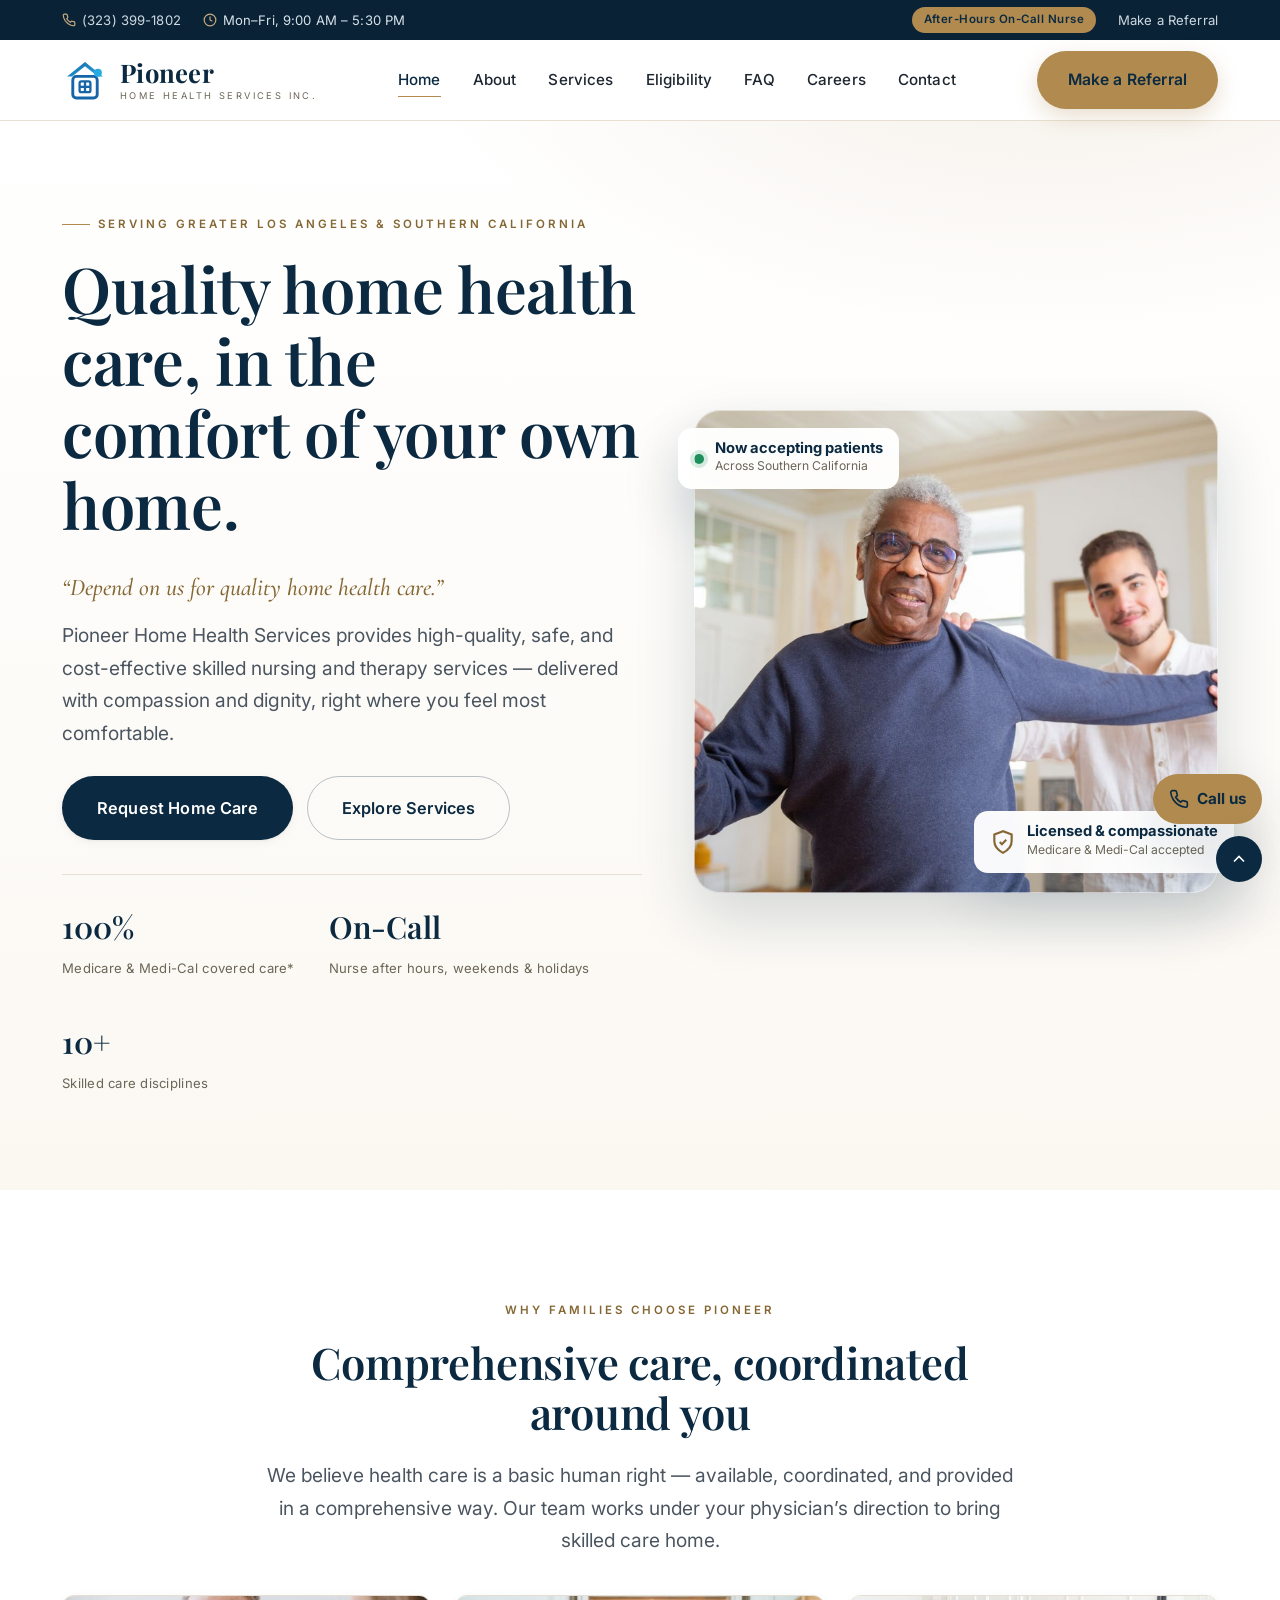
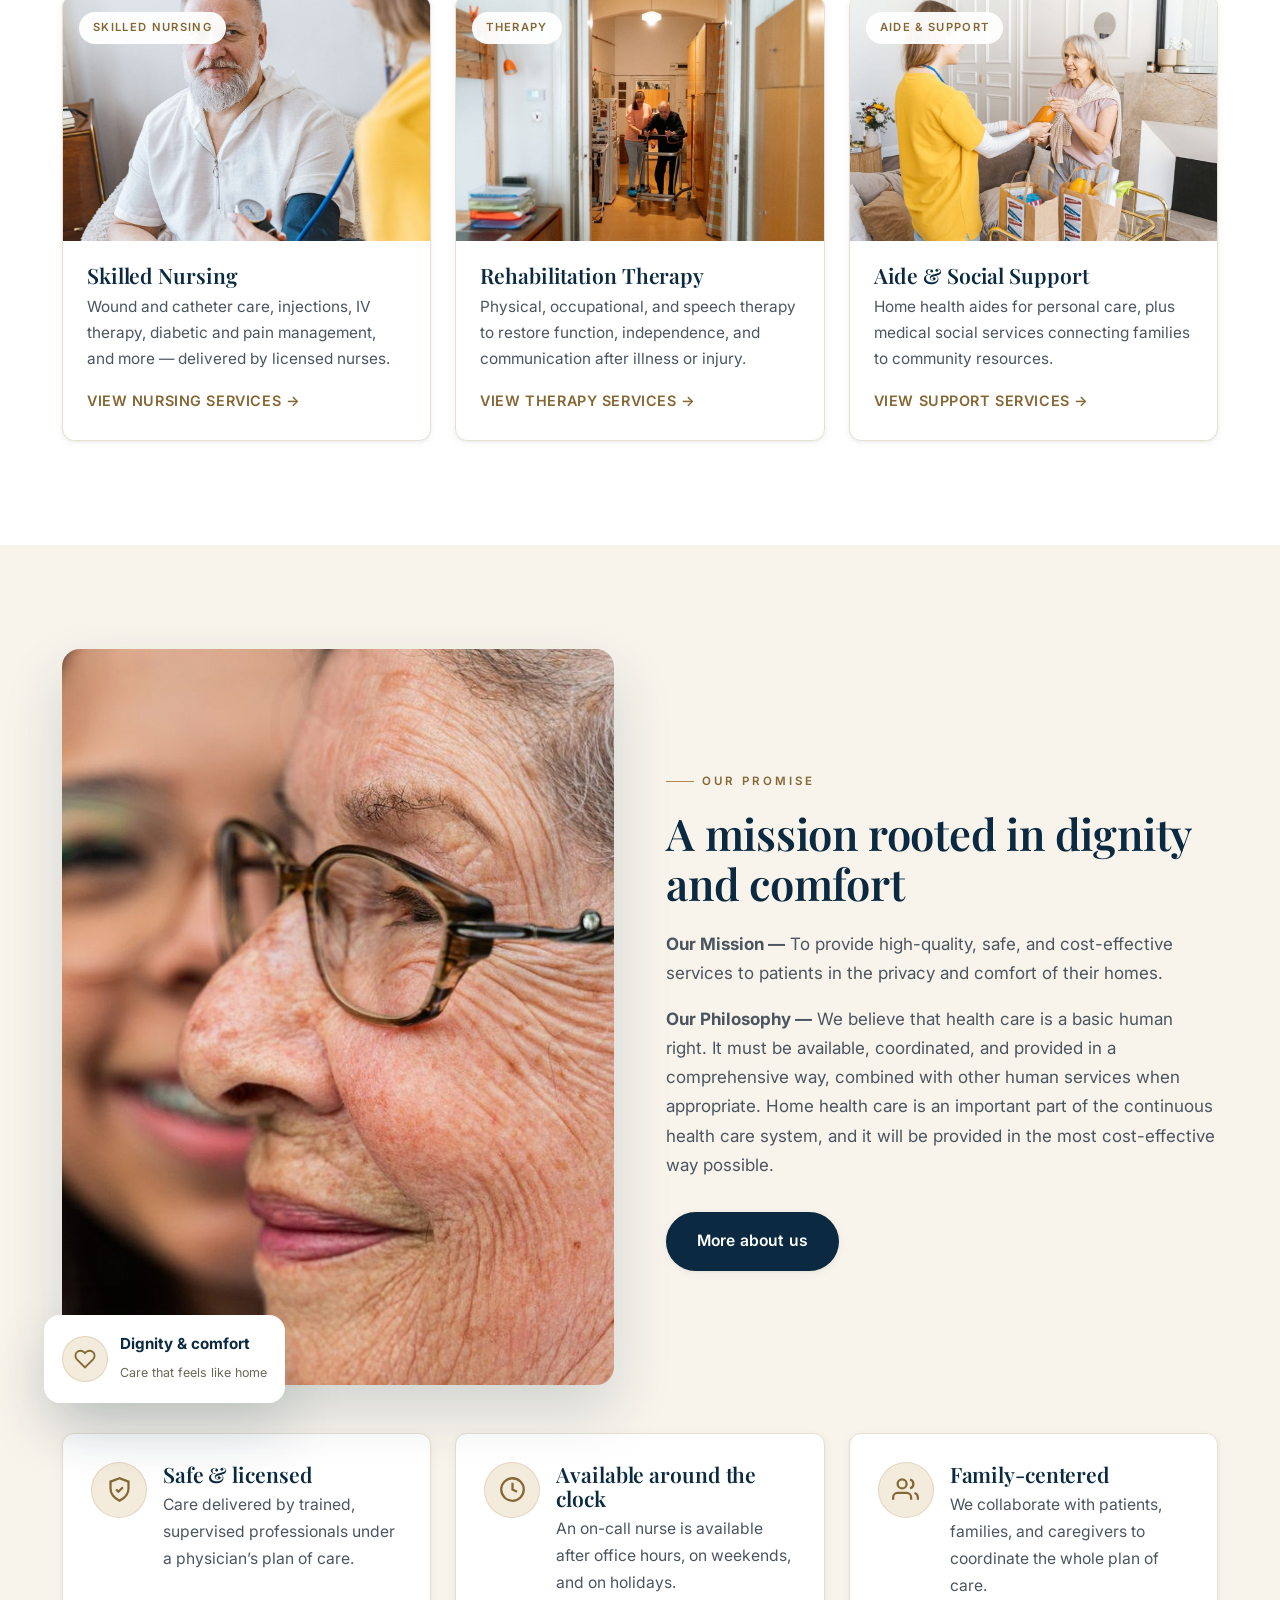
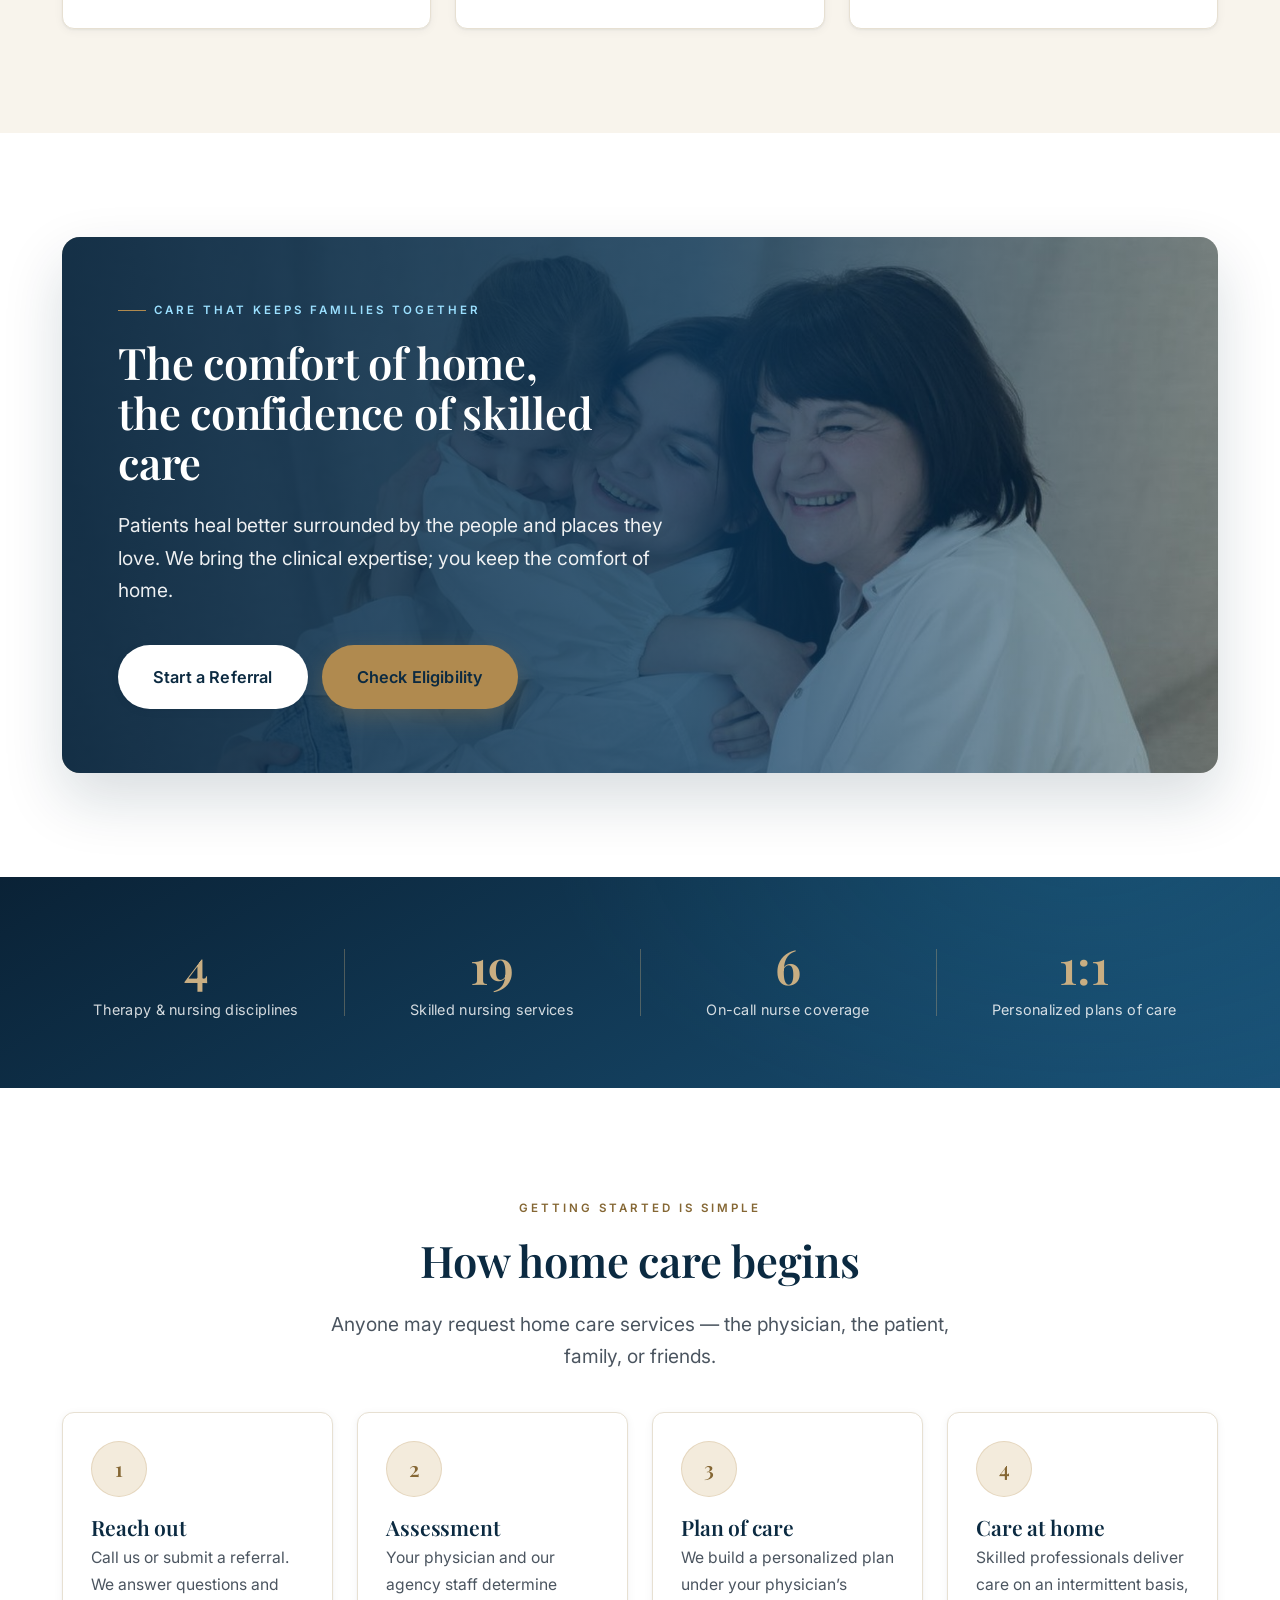
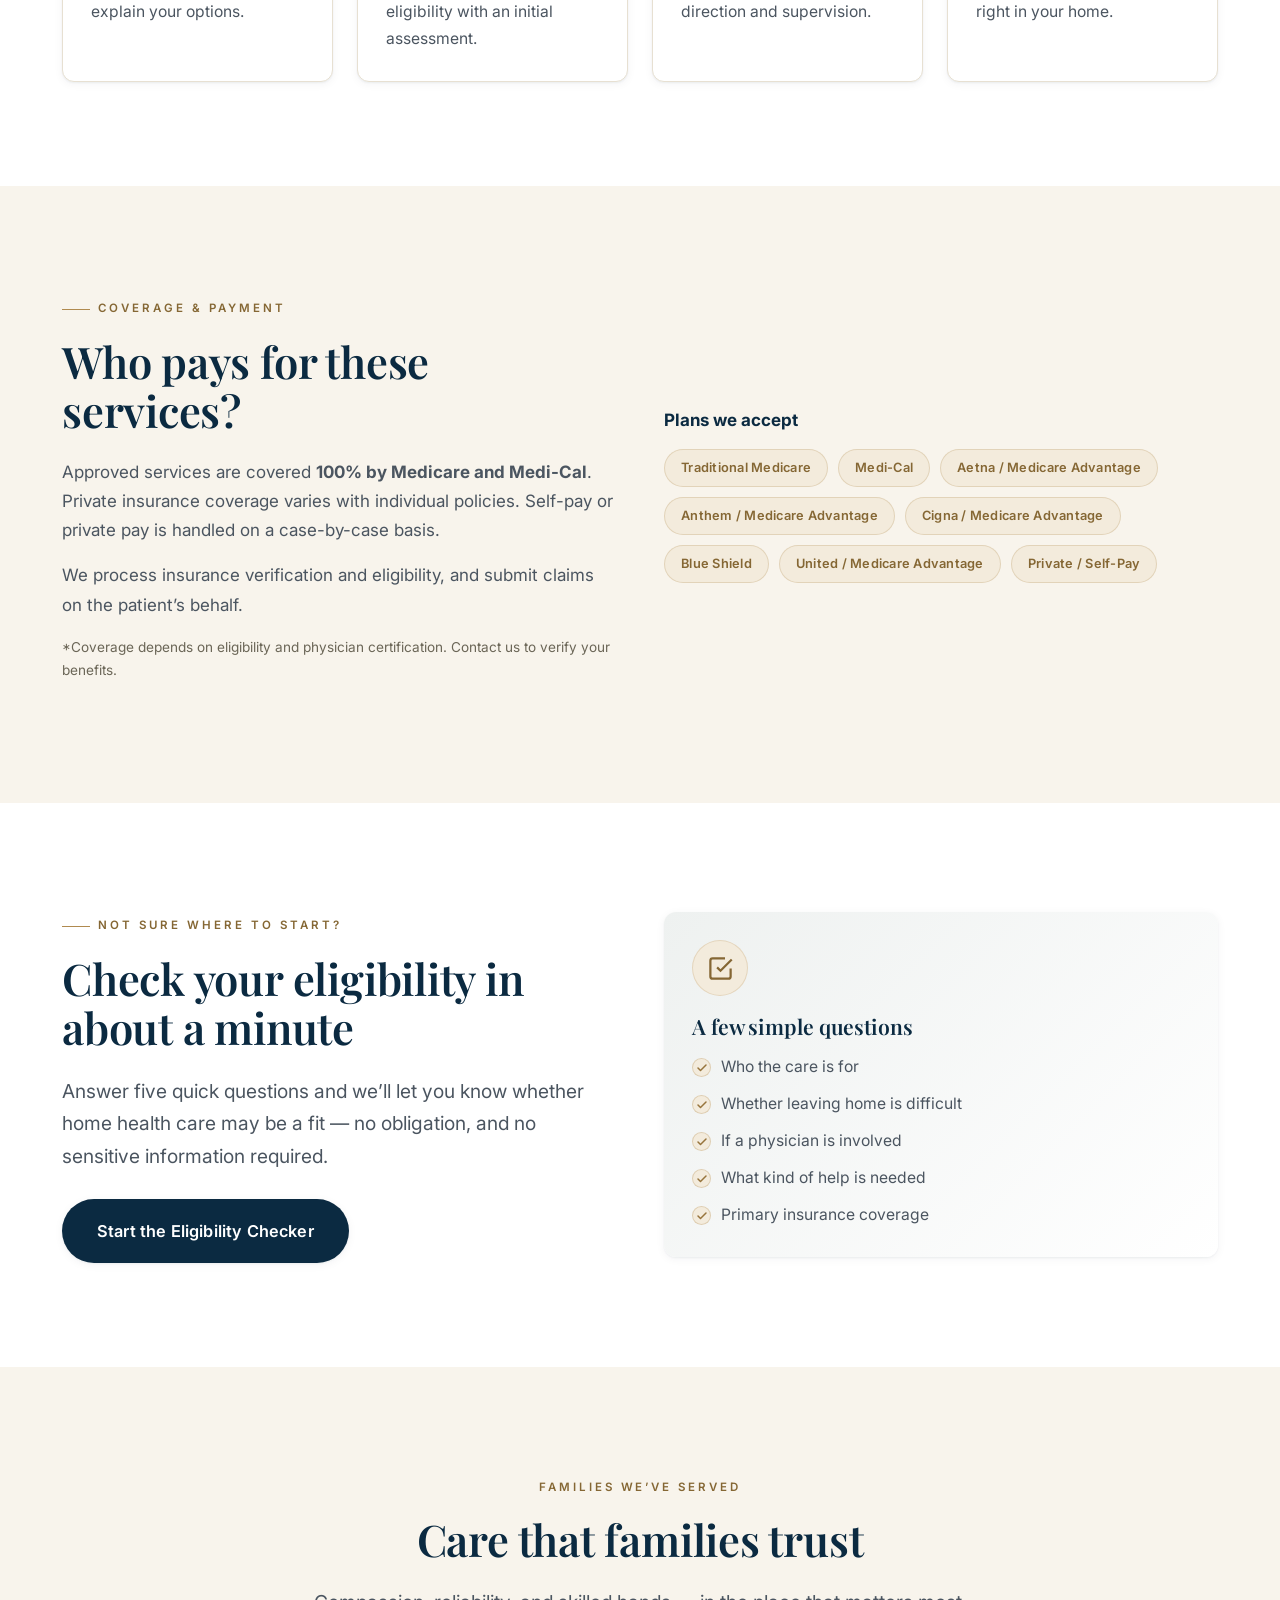
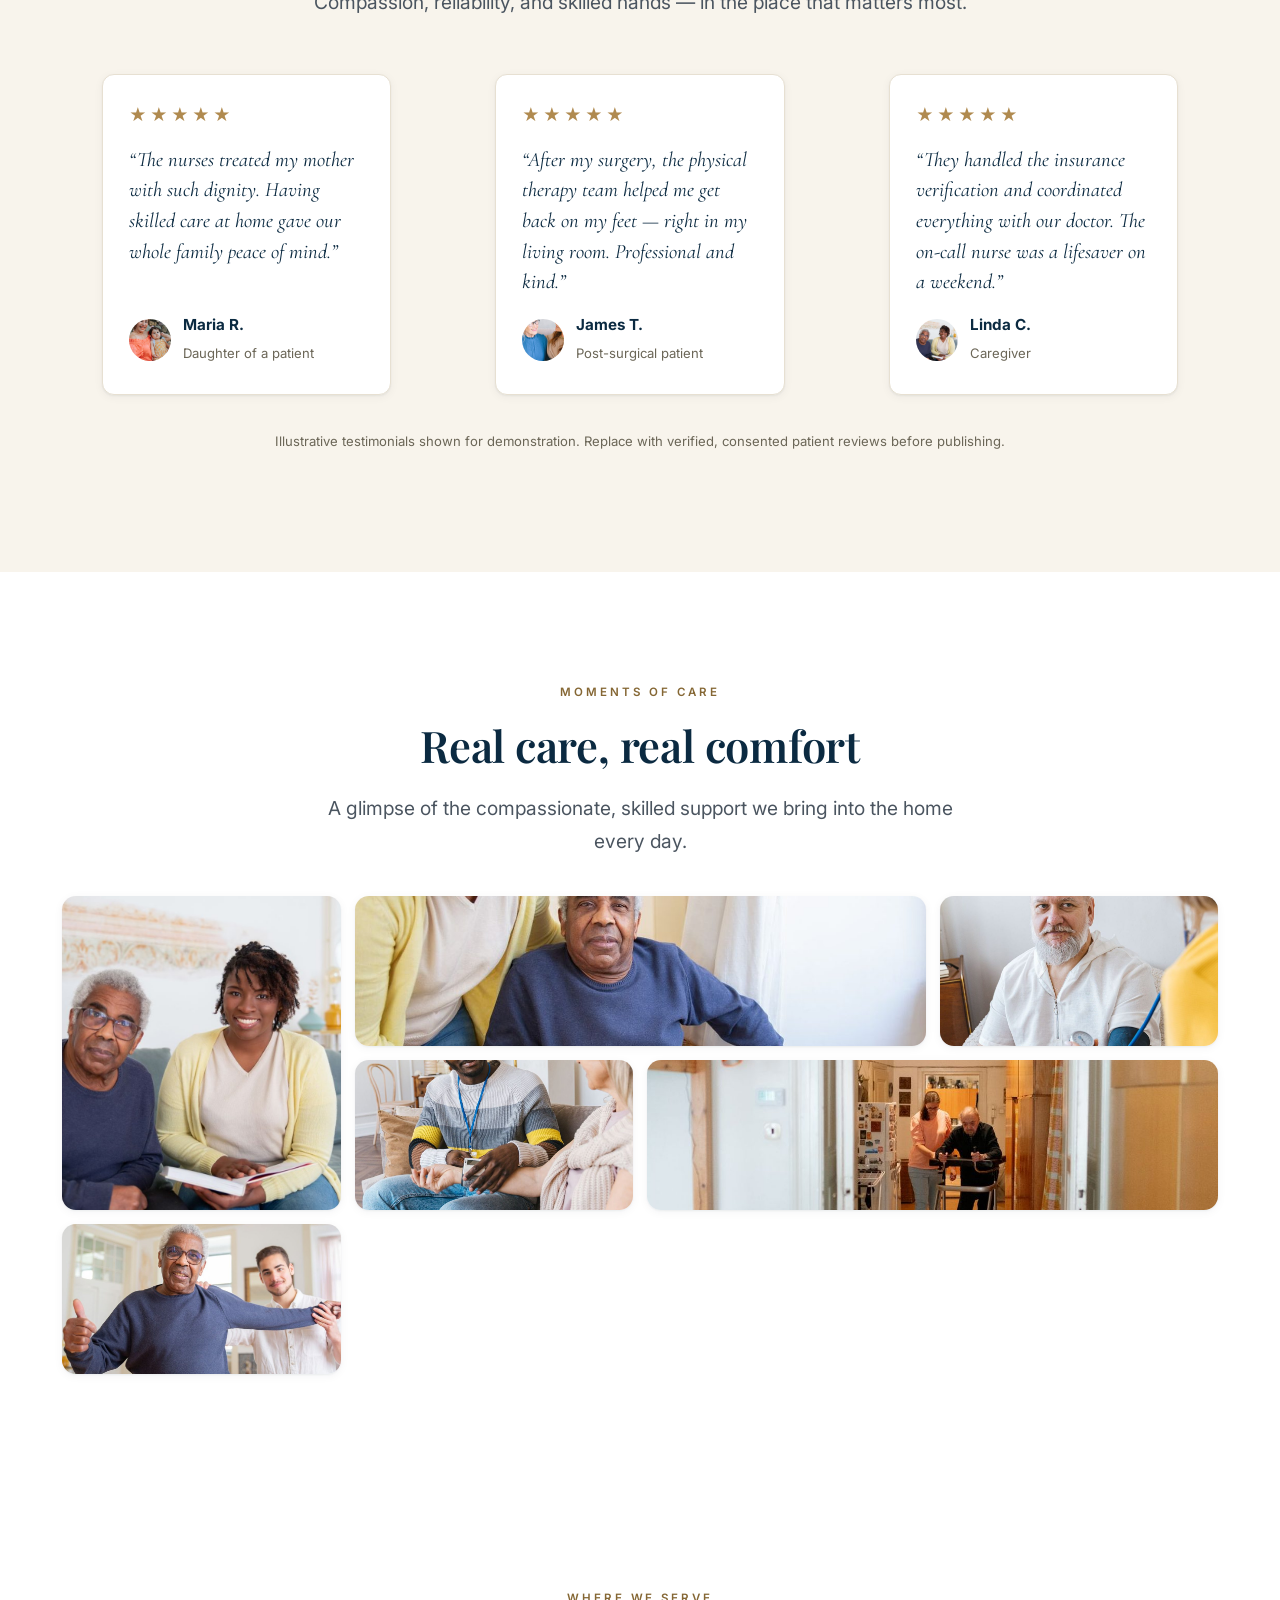
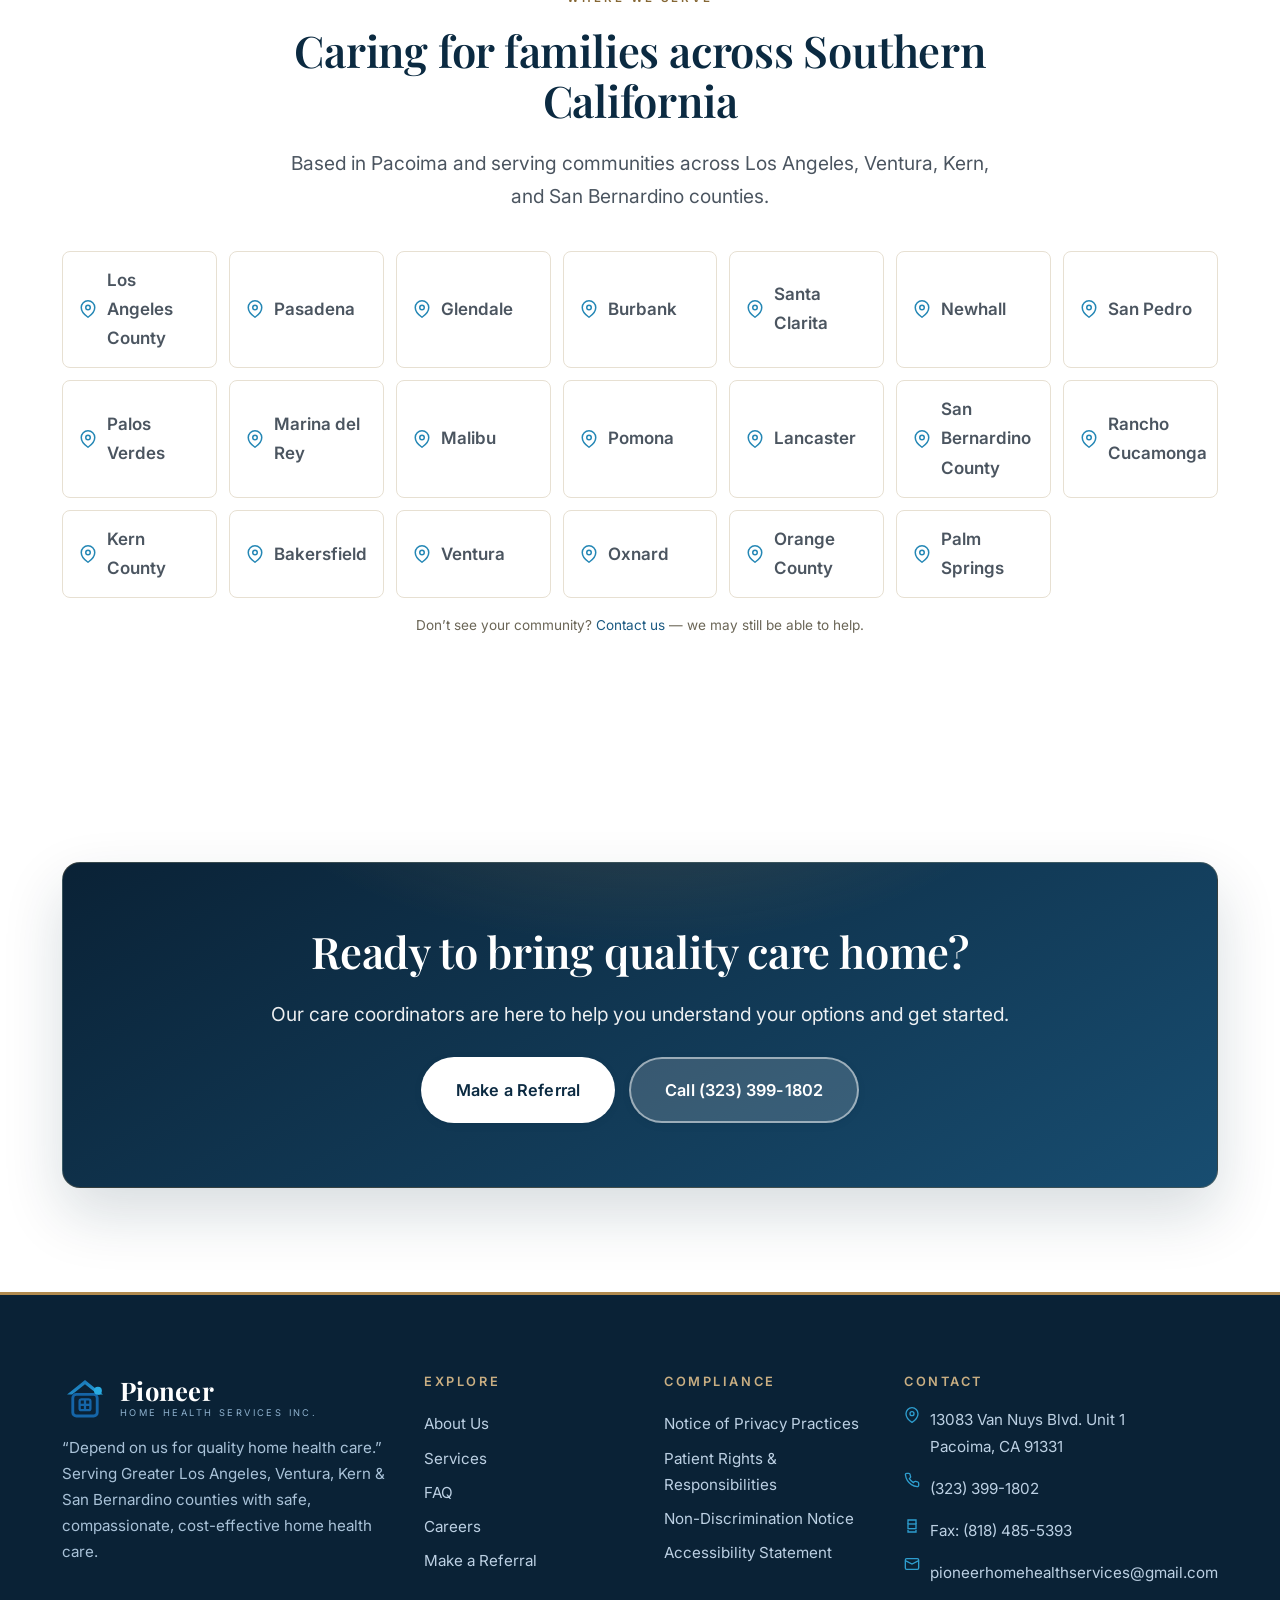
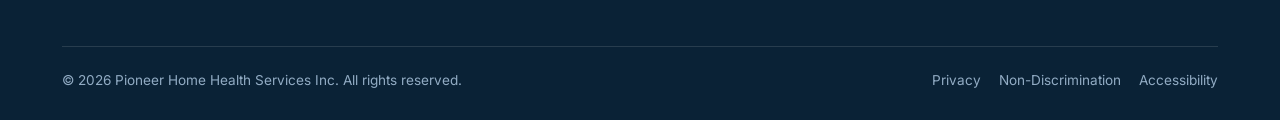
<file: index.html>
<!DOCTYPE html>
<html lang="en">
<head>
<meta charset="UTF-8">
<meta name="viewport" content="width=device-width, initial-scale=1">
<title>Pioneer Home Health Services Inc. | Quality Home Health Care in Pacoima, CA</title>
<meta name="description" content="Pioneer Home Health Services Inc. provides high-quality, safe, cost-effective skilled nursing, physical, occupational and speech therapy, and home health aide care in the comfort of your home. Serving Greater Los Angeles, Ventura, Kern &amp; San Bernardino counties.">
<meta name="theme-color" content="#0B2A41">
<link rel="canonical" href="https://pioneerhhs.com/index.html">
<!-- Open Graph / social sharing -->
<meta property="og:type" content="website">
<meta property="og:site_name" content="Pioneer Home Health Services Inc.">
<meta property="og:title" content="Pioneer Home Health Services — Quality Home Health Care in Pacoima, CA">
<meta property="og:description" content="Compassionate, skilled home health care — nursing, therapy, and aide services in the comfort of your home. Medicare &amp; Medi-Cal accepted.">
<meta property="og:url" content="https://pioneerhhs.com/">
<meta property="og:image" content="https://pioneerhhs.com/assets/img/photos/hero.jpg">
<meta name="twitter:card" content="summary_large_image">
<meta name="twitter:title" content="Pioneer Home Health Services — Quality Home Health Care">
<meta name="twitter:description" content="Compassionate, skilled home health care across Greater Los Angeles &amp; Southern California. Medicare &amp; Medi-Cal accepted.">
<meta name="twitter:image" content="https://pioneerhhs.com/assets/img/photos/hero.jpg">
<link rel="icon" href="assets/img/logo.svg" type="image/svg+xml">
<link rel="preconnect" href="https://fonts.googleapis.com">
<link rel="preconnect" href="https://fonts.gstatic.com" crossorigin>
<link href="https://fonts.googleapis.com/css2?family=Cormorant+Garamond:wght@500;600;700&family=Inter:wght@400;500;600;700&family=Playfair+Display:wght@500;600;700;800&display=swap" rel="stylesheet">
<link rel="stylesheet" href="assets/css/styles.css">
<script type="application/ld+json">
{
  "@context":"https://schema.org",
  "@type":"HomeAndConstructionBusiness",
  "additionalType":"https://schema.org/MedicalBusiness",
  "name":"Pioneer Home Health Services Inc.",
  "description":"Quality home health care including skilled nursing and therapy services.",
  "telephone":"+1-323-399-1802",
  "faxNumber":"+1-818-485-5393",
  "email":"pioneerhomehealthservices@gmail.com",
  "address":{"@type":"PostalAddress","streetAddress":"13083 Van Nuys Blvd. Unit 1","addressLocality":"Pacoima","addressRegion":"CA","postalCode":"91331","addressCountry":"US"},
  "openingHours":"Mo-Fr 09:00-17:30",
  "slogan":"Depend on us for quality home health care"
}
</script>
</head>
<body>
<a class="skip-link" href="#main">Skip to main content</a>

<!-- ===== HEADER ===== -->
<header class="site-header">
  <div class="topbar">
    <div class="container">
      <div class="topbar__left">
        <span class="topbar__item"><svg width="14" height="14" viewBox="0 0 24 24" fill="none" stroke="currentColor" stroke-width="2"><path d="M22 16.92v3a2 2 0 0 1-2.18 2 19.79 19.79 0 0 1-8.63-3.07 19.5 19.5 0 0 1-6-6 19.79 19.79 0 0 1-3.07-8.67A2 2 0 0 1 4.11 2h3a2 2 0 0 1 2 1.72c.13.96.36 1.9.7 2.81a2 2 0 0 1-.45 2.11L8.09 9.91a16 16 0 0 0 6 6l1.27-1.27a2 2 0 0 1 2.11-.45c.9.34 1.85.57 2.81.7A2 2 0 0 1 22 16.92z"/></svg><a href="tel:+13233991802">(323) 399-1802</a></span>
        <span class="topbar__item hide-sm"><svg width="14" height="14" viewBox="0 0 24 24" fill="none" stroke="currentColor" stroke-width="2"><circle cx="12" cy="12" r="10"/><polyline points="12 6 12 12 16 14"/></svg> Mon–Fri, 9:00 AM – 5:30 PM</span>
      </div>
      <div class="topbar__left">
        <span class="topbar__badge">After-Hours On-Call Nurse</span>
        <span class="topbar__item hide-sm"><a href="referral.html">Make a Referral</a></span>
      </div>
    </div>
  </div>
  <div class="container">
    <nav class="nav" aria-label="Primary">
      <a class="brand" href="index.html" aria-label="Pioneer Home Health Services — Home">
        <img src="assets/img/logo.svg" alt="">
        <span class="brand__txt">
          <span class="brand__name">Pioneer</span>
          <span class="brand__sub">Home Health Services Inc.</span>
        </span>
      </a>
      <ul class="nav__links" id="primary-menu">
        <li><a href="index.html">Home</a></li>
        <li><a href="about.html">About</a></li>
        <li><a href="services.html">Services</a></li><li><a href="eligibility.html">Eligibility</a></li>
        <li><a href="faq.html">FAQ</a></li>
        <li><a href="careers.html">Careers</a></li>
        <li><a href="contact.html">Contact</a></li>
        <li><a class="btn btn--cyan" href="referral.html">Make a Referral</a></li>
      </ul>
      <div class="nav__cta">
        <a class="btn btn--cyan" href="referral.html">Make a Referral</a>
        <button class="nav__toggle" aria-label="Open menu" aria-controls="primary-menu" aria-expanded="false"><span></span></button>
      </div>
    </nav>
  </div>
</header>

<main id="main">

  <!-- ===== HERO ===== -->
  <section class="hero">
    <div class="container">
      <div class="hero__grid">
        <div>
          <span class="eyebrow">Serving Greater Los Angeles &amp; Southern California</span>
          <h1>Quality home health care, in the comfort&nbsp;of your own home.</h1>
          <p class="hero__tag">“Depend on us for quality home health care.”</p>
          <p class="lead">Pioneer Home Health Services provides high-quality, safe, and cost-effective skilled nursing and therapy services — delivered with compassion and dignity, right where you feel most comfortable.</p>
          <div class="hero__cta">
            <a class="btn btn--lg" href="referral.html">Request Home Care</a>
            <a class="btn btn--ghost btn--lg" href="services.html">Explore Services</a>
          </div>
          <div class="hero__trust">
            <div><strong>100%</strong><span>Medicare &amp; Medi-Cal covered care*</span></div>
            <div><strong>On-Call</strong><span>Nurse after hours, weekends &amp; holidays</span></div>
            <div><strong>10+</strong><span>Skilled care disciplines</span></div>
          </div>
        </div>
        <div class="hero__art">
          <div class="hero__photo-wrap">
            <div class="hero__slideshow" role="img" aria-label="Happy older adults sharing joyful moments with their caregivers at home">
              <img class="hero__slide" src="assets/img/photos/hero.jpg" width="1500" height="1380" alt="">
              <img class="hero__slide" src="assets/img/photos/hero-2.jpg" loading="lazy" width="1500" height="1380" alt="">
              <img class="hero__slide" src="assets/img/photos/hero-3.jpg" loading="lazy" width="1500" height="1380" alt="">
            </div>
            <div class="hero__chip hero__chip--tl">
              <span class="dot-ok" aria-hidden="true"></span>
              <span><strong>Now accepting patients</strong><span>Across Southern California</span></span>
            </div>
            <div class="hero__chip hero__chip--br">
              <svg width="26" height="26" viewBox="0 0 24 24" fill="none" stroke="currentColor" stroke-width="2"><path d="M12 2 4 5v6c0 5 3.4 8.5 8 11 4.6-2.5 8-6 8-11V5z"/><path d="m9 12 2 2 4-4"/></svg>
              <span><strong>Licensed &amp; compassionate</strong><span>Medicare &amp; Medi-Cal accepted</span></span>
            </div>
          </div>
        </div>
      </div>
    </div>
  </section>

  <!-- ===== INTRO / VALUE ===== -->
  <section class="section">
    <div class="container">
      <div class="center" style="max-width:760px;margin-inline:auto;">
        <span class="eyebrow">Why families choose Pioneer</span>
        <h2>Comprehensive care, coordinated around you</h2>
        <p class="lead mx-auto">We believe health care is a basic human right — available, coordinated, and provided in a comprehensive way. Our team works under your physician’s direction to bring skilled care home.</p>
      </div>

      <div class="grid grid--3 mt-4">
        <article class="pcard reveal">
          <div class="pcard__media"><span class="tag">Skilled Nursing</span><img src="assets/img/photos/nursing.jpg" loading="lazy" width="1100" height="820" alt="A nurse checking an older man's blood pressure at home"></div>
          <div class="pcard__body">
            <h3>Skilled Nursing</h3>
            <p>Wound and catheter care, injections, IV therapy, diabetic and pain management, and more — delivered by licensed nurses.</p>
            <a class="card__link" href="services.html#skilled-nursing">View nursing services →</a>
          </div>
        </article>
        <article class="pcard reveal">
          <div class="pcard__media"><span class="tag">Therapy</span><img src="assets/img/photos/ambulation.jpg" loading="lazy" width="1100" height="820" alt="A caregiver helping an older man walk safely at home during rehabilitation"></div>
          <div class="pcard__body">
            <h3>Rehabilitation Therapy</h3>
            <p>Physical, occupational, and speech therapy to restore function, independence, and communication after illness or injury.</p>
            <a class="card__link" href="services.html#therapy">View therapy services →</a>
          </div>
        </article>
        <article class="pcard reveal">
          <div class="pcard__media"><span class="tag">Aide &amp; Support</span><img src="assets/img/photos/aide.jpg" loading="lazy" width="1100" height="820" alt="A home health aide bringing groceries to a happy senior woman"></div>
          <div class="pcard__body">
            <h3>Aide &amp; Social Support</h3>
            <p>Home health aides for personal care, plus medical social services connecting families to community resources.</p>
            <a class="card__link" href="services.html#aide">View support services →</a>
          </div>
        </article>
      </div>
    </div>
  </section>

  <!-- ===== MISSION / PHILOSOPHY ===== -->
  <section class="section section--light">
    <div class="container">
      <div class="split reveal">
        <div class="split__media">
          <div class="media media--r34"><img src="assets/img/photos/about.jpg" loading="lazy" width="1200" height="1300" alt="A caregiver and a smiling older woman sharing a warm, tender moment"></div>
          <div class="badge-float">
            <span class="ic"><svg width="22" height="22" viewBox="0 0 24 24" fill="none" stroke="currentColor" stroke-width="2"><path d="M20.84 4.61a5.5 5.5 0 0 0-7.78 0L12 5.67l-1.06-1.06a5.5 5.5 0 1 0-7.78 7.78L12 21.23l8.84-8.84a5.5 5.5 0 0 0 0-7.78z"/></svg></span>
            <div><strong>Dignity &amp; comfort</strong><span>Care that feels like home</span></div>
          </div>
        </div>
        <div>
          <span class="eyebrow">Our promise</span>
          <h2>A mission rooted in dignity and comfort</h2>
          <p><strong>Our Mission —</strong> To provide high-quality, safe, and cost-effective services to patients in the privacy and comfort of their homes.</p>
          <p><strong>Our Philosophy —</strong> We believe that health care is a basic human right. It must be available, coordinated, and provided in a comprehensive way, combined with other human services when appropriate. Home health care is an important part of the continuous health care system, and it will be provided in the most cost-effective way possible.</p>
          <a class="btn mt-2" href="about.html">More about us</a>
        </div>
      </div>

      <div class="grid grid--3 mt-4" style="margin-top:48px;">
        <div class="feature card reveal">
          <div class="card__icon"><svg viewBox="0 0 24 24" fill="none" stroke="currentColor" stroke-width="2"><path d="M12 2 4 5v6c0 5 3.4 8.5 8 11 4.6-2.5 8-6 8-11V5z"/><path d="m9 12 2 2 4-4"/></svg></div>
          <div><h3>Safe &amp; licensed</h3><p>Care delivered by trained, supervised professionals under a physician’s plan of care.</p></div>
        </div>
        <div class="feature card reveal">
          <div class="card__icon"><svg viewBox="0 0 24 24" fill="none" stroke="currentColor" stroke-width="2"><circle cx="12" cy="12" r="10"/><path d="M12 6v6l4 2"/></svg></div>
          <div><h3>Available around the clock</h3><p>An on-call nurse is available after office hours, on weekends, and on holidays.</p></div>
        </div>
        <div class="feature card reveal">
          <div class="card__icon"><svg viewBox="0 0 24 24" fill="none" stroke="currentColor" stroke-width="2"><path d="M17 21v-2a4 4 0 0 0-4-4H5a4 4 0 0 0-4 4v2"/><circle cx="9" cy="7" r="4"/><path d="M23 21v-2a4 4 0 0 0-3-3.87"/><path d="M16 3.13a4 4 0 0 1 0 7.75"/></svg></div>
          <div><h3>Family-centered</h3><p>We collaborate with patients, families, and caregivers to coordinate the whole plan of care.</p></div>
        </div>
      </div>
    </div>
  </section>

  <!-- ===== CARE BAND (full-width photo) ===== -->
  <section class="section">
    <div class="container">
      <div class="care-band reveal">
        <img src="assets/img/photos/family.jpg" loading="lazy" alt="Three generations of a family embracing warmly at home">
        <div class="care-band__overlay">
          <span class="eyebrow" style="color:#9BE0FF">Care that keeps families together</span>
          <h2>The comfort of home, the confidence of skilled care</h2>
          <p class="lead" style="color:rgba(255,255,255,.92)">Patients heal better surrounded by the people and places they love. We bring the clinical expertise; you keep the comfort of home.</p>
          <div class="hero__cta" style="margin-top:22px;">
            <a class="btn btn--white btn--lg" href="referral.html">Start a Referral</a>
            <a class="btn btn--cyan btn--lg" href="eligibility.html">Check Eligibility</a>
          </div>
        </div>
      </div>
    </div>
  </section>

  <!-- ===== STATS BAND ===== -->
  <section class="section--tight section--brand">
    <div class="container">
      <div class="stats">
        <div class="reveal"><strong data-count="5">5</strong><span>Therapy &amp; nursing disciplines</span></div>
        <div class="reveal"><strong data-count="20" data-suffix="+">20+</strong><span>Skilled nursing services</span></div>
        <div class="reveal"><strong data-count="7" data-suffix="-day">7</strong><span>On-call nurse coverage</span></div>
        <div class="reveal"><strong>1:1</strong><span>Personalized plans of care</span></div>
      </div>
    </div>
  </section>

  <!-- ===== HOW IT WORKS ===== -->
  <section class="section">
    <div class="container">
      <div class="center" style="max-width:680px;margin-inline:auto;">
        <span class="eyebrow">Getting started is simple</span>
        <h2>How home care begins</h2>
        <p class="lead mx-auto">Anyone may request home care services — the physician, the patient, family, or friends.</p>
      </div>
      <div class="grid grid--4 mt-4">
        <article class="card reveal"><div class="card__icon">1</div><h3>Reach out</h3><p>Call us or submit a referral. We answer questions and explain your options.</p></article>
        <article class="card reveal"><div class="card__icon">2</div><h3>Assessment</h3><p>Your physician and our agency staff determine eligibility with an initial assessment.</p></article>
        <article class="card reveal"><div class="card__icon">3</div><h3>Plan of care</h3><p>We build a personalized plan under your physician’s direction and supervision.</p></article>
        <article class="card reveal"><div class="card__icon">4</div><h3>Care at home</h3><p>Skilled professionals deliver care on an intermittent basis, right in your home.</p></article>
      </div>
    </div>
  </section>

  <!-- ===== PAYMENT ===== -->
  <section class="section section--light">
    <div class="container">
      <div class="grid grid--2" style="align-items:center;gap:48px;">
        <div class="reveal">
          <span class="eyebrow">Coverage &amp; payment</span>
          <h2>Who pays for these services?</h2>
          <p>Approved services are covered <strong>100% by Medicare and Medi-Cal</strong>. Private insurance coverage varies with individual policies. Self-pay or private pay is handled on a case-by-case basis.</p>
          <p>We process insurance verification and eligibility, and submit claims on the patient’s behalf.</p>
          <p class="text-muted" style="font-size:.85rem;">*Coverage depends on eligibility and physician certification. Contact us to verify your benefits.</p>
        </div>
        <div class="reveal">
          <p style="font-weight:700;color:var(--brand-navy);margin-bottom:14px;">Plans we accept</p>
          <div class="pill-row">
            <span class="pill">Traditional Medicare</span>
            <span class="pill">Medi-Cal</span>
            <span class="pill">Aetna / Medicare Advantage</span>
            <span class="pill">Anthem / Medicare Advantage</span>
            <span class="pill">Cigna / Medicare Advantage</span>
            <span class="pill">Blue Shield</span>
            <span class="pill">United / Medicare Advantage</span>
            <span class="pill">Private / Self-Pay</span>
          </div>
        </div>
      </div>
    </div>
  </section>

  <!-- ===== ELIGIBILITY PROMO ===== -->
  <section class="section">
    <div class="container">
      <div class="grid grid--2" style="align-items:center;gap:48px;">
        <div class="reveal">
          <span class="eyebrow">Not sure where to start?</span>
          <h2>Check your eligibility in about a minute</h2>
          <p class="lead">Answer five quick questions and we’ll let you know whether home health care may be a fit — no obligation, and no sensitive information required.</p>
          <div class="hero__cta">
            <a class="btn btn--lg" href="eligibility.html">Start the Eligibility Checker</a>
          </div>
        </div>
        <div class="reveal">
          <div class="card" style="background:linear-gradient(135deg,var(--brand-light),#fff);border:0;">
            <div class="card__icon"><svg viewBox="0 0 24 24" fill="none" stroke="currentColor" stroke-width="2"><path d="M9 11l3 3L22 4"/><path d="M21 12v7a2 2 0 0 1-2 2H5a2 2 0 0 1-2-2V5a2 2 0 0 1 2-2h11"/></svg></div>
            <h3>A few simple questions</h3>
            <ul class="checklist mt-2">
              <li>Who the care is for</li>
              <li>Whether leaving home is difficult</li>
              <li>If a physician is involved</li>
              <li>What kind of help is needed</li>
              <li>Primary insurance coverage</li>
            </ul>
          </div>
        </div>
      </div>
    </div>
  </section>

  <!-- ===== TESTIMONIALS ===== -->
  <section class="section section--light">
    <div class="container">
      <div class="center" style="max-width:680px;margin-inline:auto;">
        <span class="eyebrow">Families we’ve served</span>
        <h2>Care that families trust</h2>
        <p class="lead mx-auto">Compassion, reliability, and skilled hands — in the place that matters most.</p>
      </div>
      <div class="grid grid--3 mt-4">
        <figure class="tcard reveal">
          <div class="stars" aria-label="5 out of 5 stars">★★★★★</div>
          <blockquote>“The nurses treated my mother with such dignity. Having skilled care at home gave our whole family peace of mind.”</blockquote>
          <figcaption class="who"><span class="avatar"><img src="assets/img/photos/testi-1.jpg" loading="lazy" alt=""></span><div><strong>Maria R.</strong><span>Daughter of a patient</span></div></figcaption>
        </figure>
        <figure class="tcard reveal">
          <div class="stars" aria-label="5 out of 5 stars">★★★★★</div>
          <blockquote>“After my surgery, the physical therapy team helped me get back on my feet — right in my living room. Professional and kind.”</blockquote>
          <figcaption class="who"><span class="avatar"><img src="assets/img/photos/testi-2.jpg" loading="lazy" alt=""></span><div><strong>James T.</strong><span>Post-surgical patient</span></div></figcaption>
        </figure>
        <figure class="tcard reveal">
          <div class="stars" aria-label="5 out of 5 stars">★★★★★</div>
          <blockquote>“They handled the insurance verification and coordinated everything with our doctor. The on-call nurse was a lifesaver on a weekend.”</blockquote>
          <figcaption class="who"><span class="avatar"><img src="assets/img/photos/testi-3.jpg" loading="lazy" alt=""></span><div><strong>Linda C.</strong><span>Caregiver</span></div></figcaption>
        </figure>
      </div>
      <p class="center text-muted" style="font-size:.82rem;margin-top:18px;">Illustrative testimonials shown for demonstration. Replace with verified, consented patient reviews before publishing.</p>
    </div>
  </section>

  <!-- ===== GALLERY ===== -->
  <section class="section">
    <div class="container">
      <div class="center" style="max-width:680px;margin-inline:auto;">
        <span class="eyebrow">Moments of care</span>
        <h2>Real care, real comfort</h2>
        <p class="lead mx-auto">A glimpse of the compassionate, skilled support we bring into the home every day.</p>
      </div>
      <div class="gallery mt-4 reveal">
        <a class="g-tall" href="services.html"><img src="assets/img/photos/companionship.jpg" loading="lazy" alt="A caregiver reading with an older man on the couch"></a>
        <a class="g-wide" href="services.html#aide"><img src="assets/img/photos/diverse.jpg" loading="lazy" alt="A smiling caregiver assisting an older man at home"></a>
        <a href="services.html#skilled-nursing"><img src="assets/img/photos/nursing.jpg" loading="lazy" alt="A nurse taking an older man's blood pressure"></a>
        <a href="services.html#social-services"><img src="assets/img/photos/social.jpg" loading="lazy" alt="A caregiver talking warmly with a senior woman"></a>
        <a class="g-wide" href="services.html#physical-therapy"><img src="assets/img/photos/ambulation.jpg" loading="lazy" alt="A caregiver helping an older man walk safely at home"></a>
        <a href="services.html#therapy"><img src="assets/img/photos/therapy.jpg" loading="lazy" alt="An older man giving a thumbs up during therapy"></a>
      </div>
    </div>
  </section>

  <!-- ===== SERVICE AREA ===== -->
  <section class="section">
    <div class="container">
      <div class="center" style="max-width:720px;margin-inline:auto;">
        <span class="eyebrow">Where we serve</span>
        <h2>Caring for families across Southern California</h2>
        <p class="lead mx-auto">Based in Pacoima and serving communities across Los Angeles, Ventura, Kern, and San Bernardino counties.</p>
      </div>
      <div class="area-grid mt-4 reveal">
        <div class="area"><svg width="18" height="18" viewBox="0 0 24 24" fill="none" stroke="currentColor" stroke-width="2"><path d="M21 10c0 7-9 13-9 13s-9-6-9-13a9 9 0 0 1 18 0z"/><circle cx="12" cy="10" r="3"/></svg>Los Angeles County</div>
        <div class="area"><svg width="18" height="18" viewBox="0 0 24 24" fill="none" stroke="currentColor" stroke-width="2"><path d="M21 10c0 7-9 13-9 13s-9-6-9-13a9 9 0 0 1 18 0z"/><circle cx="12" cy="10" r="3"/></svg>Pasadena</div>
        <div class="area"><svg width="18" height="18" viewBox="0 0 24 24" fill="none" stroke="currentColor" stroke-width="2"><path d="M21 10c0 7-9 13-9 13s-9-6-9-13a9 9 0 0 1 18 0z"/><circle cx="12" cy="10" r="3"/></svg>Glendale</div>
        <div class="area"><svg width="18" height="18" viewBox="0 0 24 24" fill="none" stroke="currentColor" stroke-width="2"><path d="M21 10c0 7-9 13-9 13s-9-6-9-13a9 9 0 0 1 18 0z"/><circle cx="12" cy="10" r="3"/></svg>Burbank</div>
        <div class="area"><svg width="18" height="18" viewBox="0 0 24 24" fill="none" stroke="currentColor" stroke-width="2"><path d="M21 10c0 7-9 13-9 13s-9-6-9-13a9 9 0 0 1 18 0z"/><circle cx="12" cy="10" r="3"/></svg>Santa Clarita</div>
        <div class="area"><svg width="18" height="18" viewBox="0 0 24 24" fill="none" stroke="currentColor" stroke-width="2"><path d="M21 10c0 7-9 13-9 13s-9-6-9-13a9 9 0 0 1 18 0z"/><circle cx="12" cy="10" r="3"/></svg>Newhall</div>
        <div class="area"><svg width="18" height="18" viewBox="0 0 24 24" fill="none" stroke="currentColor" stroke-width="2"><path d="M21 10c0 7-9 13-9 13s-9-6-9-13a9 9 0 0 1 18 0z"/><circle cx="12" cy="10" r="3"/></svg>San Pedro</div>
        <div class="area"><svg width="18" height="18" viewBox="0 0 24 24" fill="none" stroke="currentColor" stroke-width="2"><path d="M21 10c0 7-9 13-9 13s-9-6-9-13a9 9 0 0 1 18 0z"/><circle cx="12" cy="10" r="3"/></svg>Palos Verdes</div>
        <div class="area"><svg width="18" height="18" viewBox="0 0 24 24" fill="none" stroke="currentColor" stroke-width="2"><path d="M21 10c0 7-9 13-9 13s-9-6-9-13a9 9 0 0 1 18 0z"/><circle cx="12" cy="10" r="3"/></svg>Marina del Rey</div>
        <div class="area"><svg width="18" height="18" viewBox="0 0 24 24" fill="none" stroke="currentColor" stroke-width="2"><path d="M21 10c0 7-9 13-9 13s-9-6-9-13a9 9 0 0 1 18 0z"/><circle cx="12" cy="10" r="3"/></svg>Malibu</div>
        <div class="area"><svg width="18" height="18" viewBox="0 0 24 24" fill="none" stroke="currentColor" stroke-width="2"><path d="M21 10c0 7-9 13-9 13s-9-6-9-13a9 9 0 0 1 18 0z"/><circle cx="12" cy="10" r="3"/></svg>Pomona</div>
        <div class="area"><svg width="18" height="18" viewBox="0 0 24 24" fill="none" stroke="currentColor" stroke-width="2"><path d="M21 10c0 7-9 13-9 13s-9-6-9-13a9 9 0 0 1 18 0z"/><circle cx="12" cy="10" r="3"/></svg>Lancaster</div>
        <div class="area"><svg width="18" height="18" viewBox="0 0 24 24" fill="none" stroke="currentColor" stroke-width="2"><path d="M21 10c0 7-9 13-9 13s-9-6-9-13a9 9 0 0 1 18 0z"/><circle cx="12" cy="10" r="3"/></svg>San Bernardino County</div>
        <div class="area"><svg width="18" height="18" viewBox="0 0 24 24" fill="none" stroke="currentColor" stroke-width="2"><path d="M21 10c0 7-9 13-9 13s-9-6-9-13a9 9 0 0 1 18 0z"/><circle cx="12" cy="10" r="3"/></svg>Rancho Cucamonga</div>
        <div class="area"><svg width="18" height="18" viewBox="0 0 24 24" fill="none" stroke="currentColor" stroke-width="2"><path d="M21 10c0 7-9 13-9 13s-9-6-9-13a9 9 0 0 1 18 0z"/><circle cx="12" cy="10" r="3"/></svg>Kern County</div>
        <div class="area"><svg width="18" height="18" viewBox="0 0 24 24" fill="none" stroke="currentColor" stroke-width="2"><path d="M21 10c0 7-9 13-9 13s-9-6-9-13a9 9 0 0 1 18 0z"/><circle cx="12" cy="10" r="3"/></svg>Bakersfield</div>
        <div class="area"><svg width="18" height="18" viewBox="0 0 24 24" fill="none" stroke="currentColor" stroke-width="2"><path d="M21 10c0 7-9 13-9 13s-9-6-9-13a9 9 0 0 1 18 0z"/><circle cx="12" cy="10" r="3"/></svg>Ventura</div>
        <div class="area"><svg width="18" height="18" viewBox="0 0 24 24" fill="none" stroke="currentColor" stroke-width="2"><path d="M21 10c0 7-9 13-9 13s-9-6-9-13a9 9 0 0 1 18 0z"/><circle cx="12" cy="10" r="3"/></svg>Oxnard</div>
        <div class="area"><svg width="18" height="18" viewBox="0 0 24 24" fill="none" stroke="currentColor" stroke-width="2"><path d="M21 10c0 7-9 13-9 13s-9-6-9-13a9 9 0 0 1 18 0z"/><circle cx="12" cy="10" r="3"/></svg>Orange County</div>
        <div class="area"><svg width="18" height="18" viewBox="0 0 24 24" fill="none" stroke="currentColor" stroke-width="2"><path d="M21 10c0 7-9 13-9 13s-9-6-9-13a9 9 0 0 1 18 0z"/><circle cx="12" cy="10" r="3"/></svg>Palm Springs</div>
      </div>
      <p class="center text-muted" style="font-size:.85rem;margin-top:16px;">Don’t see your community? <a href="contact.html">Contact us</a> — we may still be able to help.</p>
    </div>
  </section>

  <!-- ===== CTA ===== -->
  <section class="section">
    <div class="container">
      <div class="cta-band reveal">
        <h2>Ready to bring quality care home?</h2>
        <p class="lead mx-auto" style="color:rgba(255,255,255,.92)">Our care coordinators are here to help you understand your options and get started.</p>
        <div class="hero__cta">
          <a class="btn btn--white btn--lg" href="referral.html">Make a Referral</a>
          <a class="btn btn--lg" href="tel:+13233991802" style="background:rgba(255,255,255,.16);border:2px solid rgba(255,255,255,.5)">Call (323) 399-1802</a>
        </div>
      </div>
    </div>
  </section>

</main>

<!-- ===== FOOTER ===== -->
<footer class="site-footer">
  <div class="container">
    <div class="footer-grid">
      <div class="footer-brand">
        <div class="brand">
          <img src="assets/img/logo.svg" alt="" style="height:46px">
          <span class="brand__txt"><span class="brand__name">Pioneer</span><span class="brand__sub">Home Health Services Inc.</span></span>
        </div>
        <p>“Depend on us for quality home health care.” Serving Greater Los Angeles, Ventura, Kern &amp; San Bernardino counties with safe, compassionate, cost-effective home health care.</p>
      </div>
      <div>
        <h4>Explore</h4>
        <a href="about.html">About Us</a>
        <a href="services.html">Services</a>
        <a href="faq.html">FAQ</a>
        <a href="careers.html">Careers</a>
        <a href="referral.html">Make a Referral</a>
      </div>
      <div>
        <h4>Compliance</h4>
        <a href="compliance/privacy.html">Notice of Privacy Practices</a>
        <a href="compliance/patient-rights.html">Patient Rights &amp; Responsibilities</a>
        <a href="compliance/nondiscrimination.html">Non-Discrimination Notice</a>
        <a href="compliance/accessibility.html">Accessibility Statement</a>
      </div>
      <div>
        <h4>Contact</h4>
        <ul class="footer-contact" style="list-style:none;padding:0;margin:0">
          <li><svg width="16" height="16" viewBox="0 0 24 24" fill="none" stroke="currentColor" stroke-width="2"><path d="M21 10c0 7-9 13-9 13s-9-6-9-13a9 9 0 0 1 18 0z"/><circle cx="12" cy="10" r="3"/></svg><span>13083 Van Nuys Blvd. Unit 1<br>Pacoima, CA 91331</span></li>
          <li><svg width="16" height="16" viewBox="0 0 24 24" fill="none" stroke="currentColor" stroke-width="2"><path d="M22 16.92v3a2 2 0 0 1-2.18 2 19.79 19.79 0 0 1-8.63-3.07 19.5 19.5 0 0 1-6-6 19.79 19.79 0 0 1-3.07-8.67A2 2 0 0 1 4.11 2h3a2 2 0 0 1 2 1.72c.13.96.36 1.9.7 2.81a2 2 0 0 1-.45 2.11L8.09 9.91a16 16 0 0 0 6 6l1.27-1.27a2 2 0 0 1 2.11-.45c.9.34 1.85.57 2.81.7A2 2 0 0 1 22 16.92z"/></svg><a href="tel:+13233991802">(323) 399-1802</a></li>
          <li><svg width="16" height="16" viewBox="0 0 24 24" fill="none" stroke="currentColor" stroke-width="2"><rect x="6" y="9" width="12" height="7"/><path d="M6 18v3h12v-3"/><path d="M6 9V3h12v6"/></svg><span>Fax: (818) 485-5393</span></li>
          <li><svg width="16" height="16" viewBox="0 0 24 24" fill="none" stroke="currentColor" stroke-width="2"><rect x="2" y="4" width="20" height="16" rx="2"/><path d="m22 7-10 5L2 7"/></svg><a href="mailto:pioneerhomehealthservices@gmail.com">pioneerhomehealthservices@gmail.com</a></li>
        </ul>
      </div>
    </div>
    <div class="footer-bottom">
      <span>© <span data-year>2026</span> Pioneer Home Health Services Inc. All rights reserved.</span>
      <span class="footer-legal">
        <a href="compliance/privacy.html">Privacy</a>
        <a href="compliance/nondiscrimination.html">Non-Discrimination</a>
        <a href="compliance/accessibility.html">Accessibility</a>
      </span>
    </div>
  </div>
</footer>

<script src="assets/js/config.js"></script>
<script src="assets/js/main.js"></script>
</body>
</html>
</file>
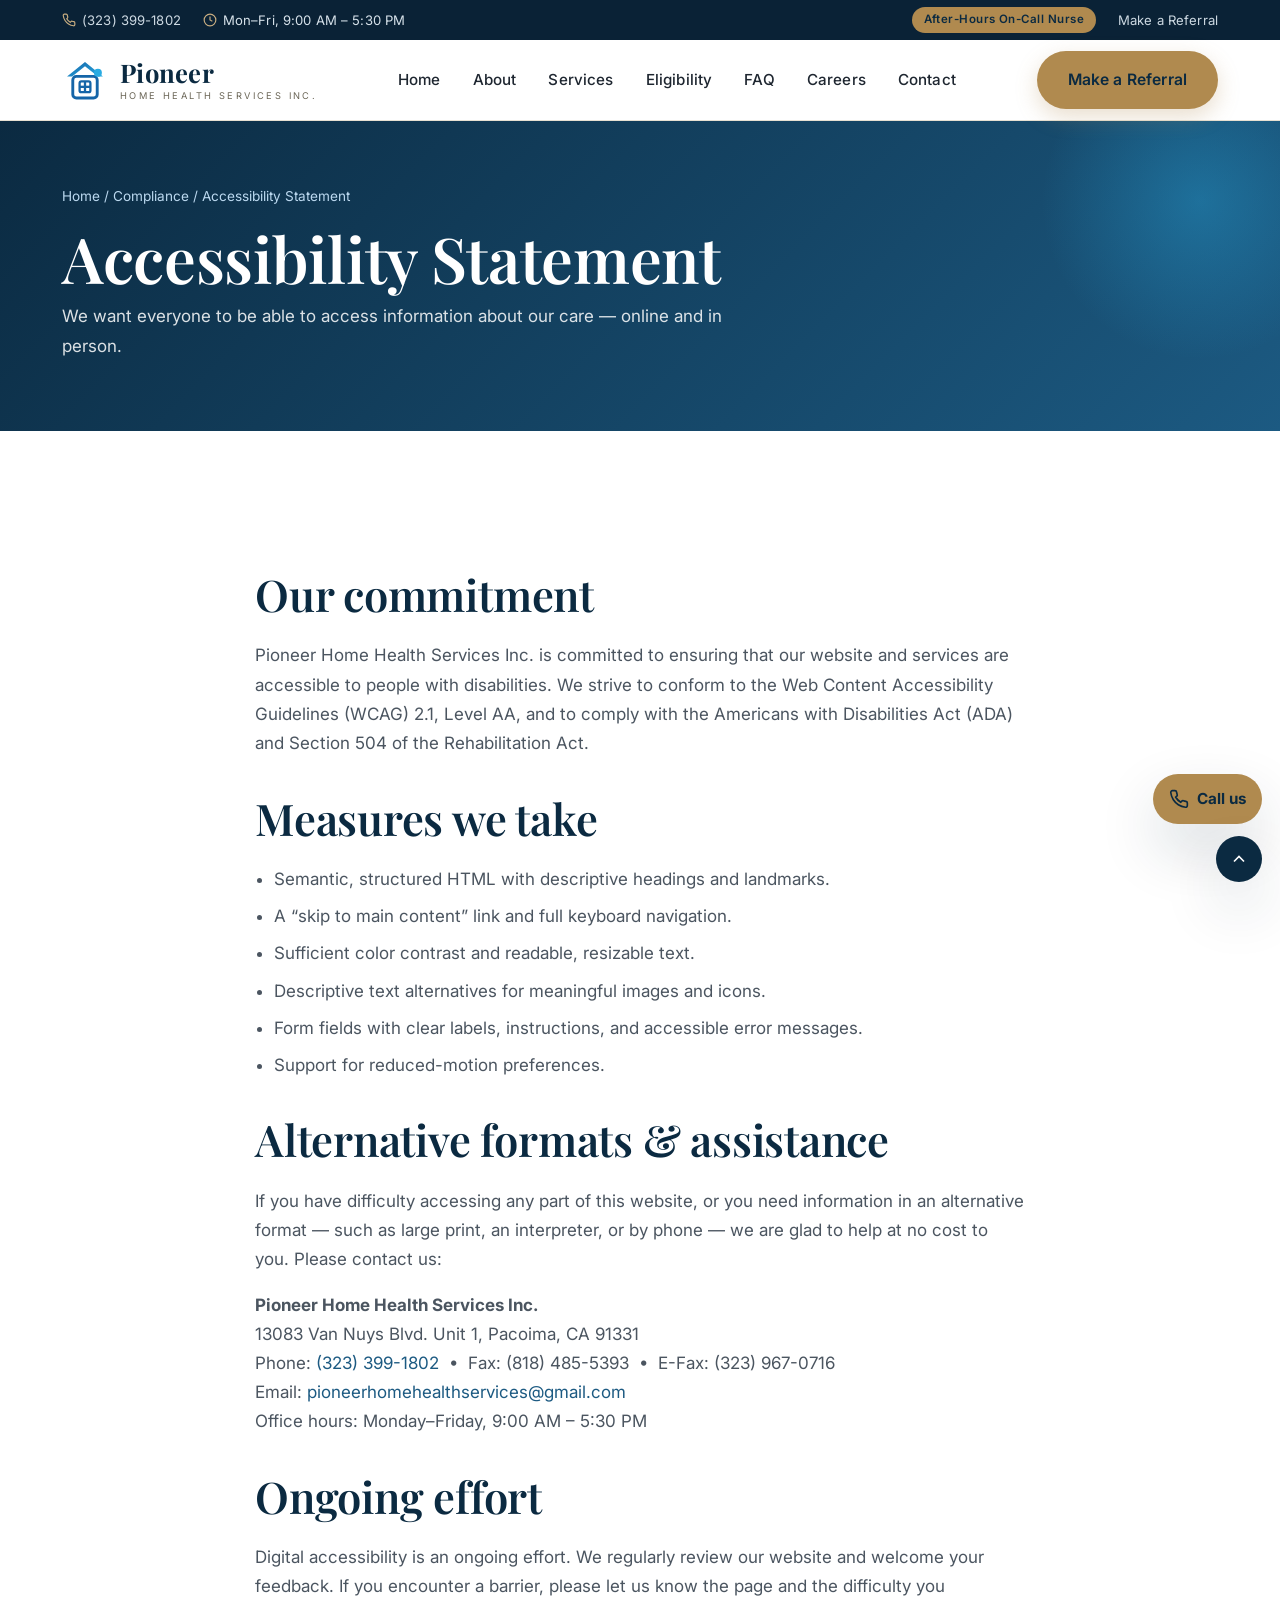
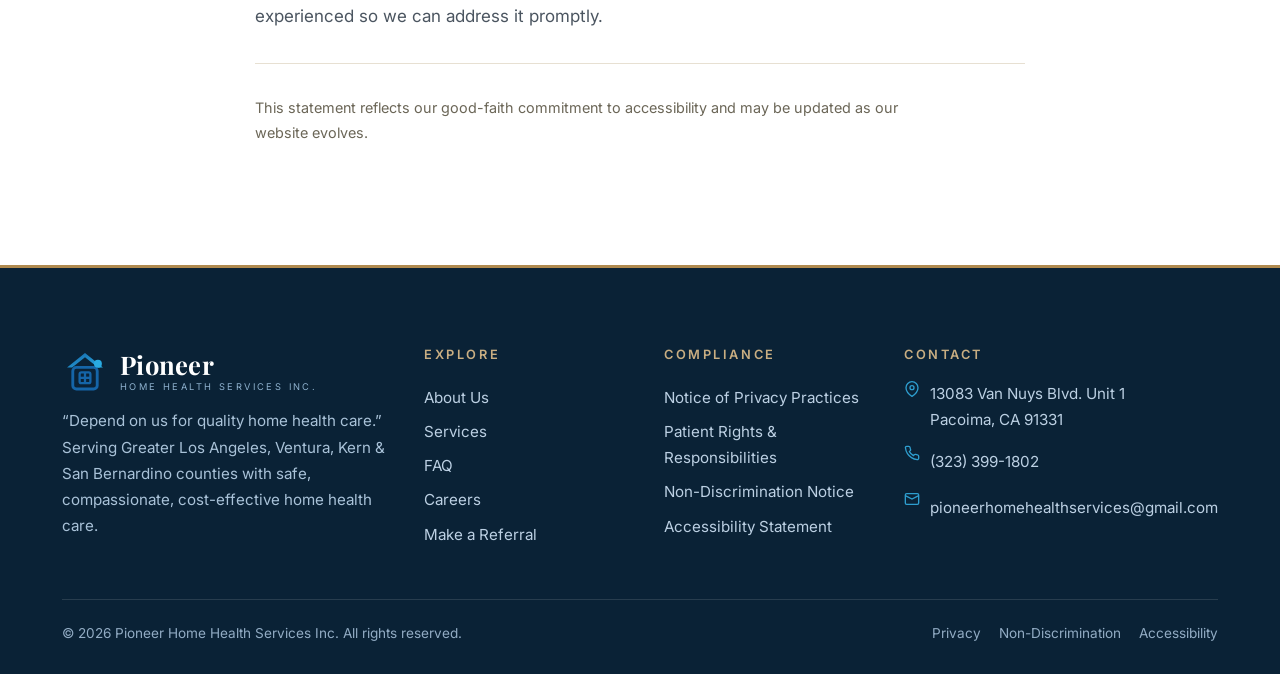
<file: compliance/accessibility.html>
<!DOCTYPE html>
<html lang="en">
<head>
<meta charset="UTF-8">
<meta name="viewport" content="width=device-width, initial-scale=1">
<title>Accessibility Statement | Pioneer Home Health Services Inc.</title>
<meta name="description" content="Pioneer Home Health Services Inc. is committed to digital accessibility and conformance with WCAG 2.1 AA. Contact us if you encounter any barriers.">
<meta name="theme-color" content="#0B2A41">
<link rel="icon" href="../assets/img/logo.svg" type="image/svg+xml">
<link rel="preconnect" href="https://fonts.googleapis.com"><link rel="preconnect" href="https://fonts.gstatic.com" crossorigin>
<link href="https://fonts.googleapis.com/css2?family=Cormorant+Garamond:wght@500;600;700&family=Inter:wght@400;500;600;700&family=Playfair+Display:wght@500;600;700;800&display=swap" rel="stylesheet">
<link rel="stylesheet" href="../assets/css/styles.css">
</head>
<body>
<a class="skip-link" href="#main">Skip to main content</a>

<header class="site-header">
  <div class="topbar"><div class="container">
    <div class="topbar__left">
      <span class="topbar__item"><svg width="14" height="14" viewBox="0 0 24 24" fill="none" stroke="currentColor" stroke-width="2"><path d="M22 16.92v3a2 2 0 0 1-2.18 2 19.79 19.79 0 0 1-8.63-3.07 19.5 19.5 0 0 1-6-6 19.79 19.79 0 0 1-3.07-8.67A2 2 0 0 1 4.11 2h3a2 2 0 0 1 2 1.72c.13.96.36 1.9.7 2.81a2 2 0 0 1-.45 2.11L8.09 9.91a16 16 0 0 0 6 6l1.27-1.27a2 2 0 0 1 2.11-.45c.9.34 1.85.57 2.81.7A2 2 0 0 1 22 16.92z"/></svg><a href="tel:+13233991802">(323) 399-1802</a></span>
      <span class="topbar__item hide-sm"><svg width="14" height="14" viewBox="0 0 24 24" fill="none" stroke="currentColor" stroke-width="2"><circle cx="12" cy="12" r="10"/><polyline points="12 6 12 12 16 14"/></svg> Mon–Fri, 9:00 AM – 5:30 PM</span>
    </div>
    <div class="topbar__left">
      <span class="topbar__badge">After-Hours On-Call Nurse</span>
      <span class="topbar__item hide-sm"><a href="../referral.html">Make a Referral</a></span>
    </div>
  </div></div>
  <div class="container"><nav class="nav" aria-label="Primary">
    <a class="brand" href="../index.html"><img src="../assets/img/logo.svg" alt=""><span class="brand__txt"><span class="brand__name">Pioneer</span><span class="brand__sub">Home Health Services Inc.</span></span></a>
    <ul class="nav__links" id="primary-menu">
      <li><a href="../index.html">Home</a></li><li><a href="../about.html">About</a></li><li><a href="../services.html">Services</a></li><li><a href="../eligibility.html">Eligibility</a></li>
      <li><a href="../faq.html">FAQ</a></li><li><a href="../careers.html">Careers</a></li><li><a href="../contact.html">Contact</a></li>
      <li><a class="btn btn--cyan" href="../referral.html">Make a Referral</a></li>
    </ul>
    <div class="nav__cta"><a class="btn btn--cyan" href="../referral.html">Make a Referral</a>
    <button class="nav__toggle" aria-label="Open menu" aria-controls="primary-menu" aria-expanded="false"><span></span></button></div>
  </nav></div>
</header>

<main id="main">
  <section class="page-hero">
    <div class="container">
      <div class="crumbs"><a href="../index.html">Home</a> / Compliance / Accessibility Statement</div>
      <h1>Accessibility Statement</h1>
      <p>We want everyone to be able to access information about our care — online and in person.</p>
    </div>
  </section>

  <section class="section">
    <div class="container">
      <div class="prose measure mx-auto">
        <h2>Our commitment</h2>
        <p>Pioneer Home Health Services Inc. is committed to ensuring that our website and services are accessible to people with disabilities. We strive to conform to the Web Content Accessibility Guidelines (WCAG) 2.1, Level AA, and to comply with the Americans with Disabilities Act (ADA) and Section 504 of the Rehabilitation Act.</p>

        <h2>Measures we take</h2>
        <ul>
          <li>Semantic, structured HTML with descriptive headings and landmarks.</li>
          <li>A “skip to main content” link and full keyboard navigation.</li>
          <li>Sufficient color contrast and readable, resizable text.</li>
          <li>Descriptive text alternatives for meaningful images and icons.</li>
          <li>Form fields with clear labels, instructions, and accessible error messages.</li>
          <li>Support for reduced-motion preferences.</li>
        </ul>

        <h2>Alternative formats &amp; assistance</h2>
        <p>If you have difficulty accessing any part of this website, or you need information in an alternative format — such as large print, an interpreter, or by phone — we are glad to help at no cost to you. Please contact us:</p>
        <p>
          <strong>Pioneer Home Health Services Inc.</strong><br>
          13083 Van Nuys Blvd. Unit 1, Pacoima, CA 91331<br>
          Phone: <a href="tel:+13233991802">(323) 399-1802</a> &nbsp;•&nbsp; Fax: (818) 485-5393 &nbsp;•&nbsp; E-Fax: (323) 967-0716<br>
          Email: <a href="mailto:pioneerhomehealthservices@gmail.com">pioneerhomehealthservices@gmail.com</a><br>
          Office hours: Monday–Friday, 9:00 AM – 5:30 PM
        </p>

        <h2>Ongoing effort</h2>
        <p>Digital accessibility is an ongoing effort. We regularly review our website and welcome your feedback. If you encounter a barrier, please let us know the page and the difficulty you experienced so we can address it promptly.</p>

        <hr class="divider" style="margin:2rem 0">
        <p class="text-muted" style="font-size:.9rem">This statement reflects our good-faith commitment to accessibility and may be updated as our website evolves.</p>
      </div>
    </div>
  </section>
</main>

<footer class="site-footer"><div class="container">
  <div class="footer-grid">
    <div class="footer-brand">
      <div class="brand"><img src="../assets/img/logo.svg" alt="" style="height:46px"><span class="brand__txt"><span class="brand__name">Pioneer</span><span class="brand__sub">Home Health Services Inc.</span></span></div>
      <p>“Depend on us for quality home health care.” Serving Greater Los Angeles, Ventura, Kern &amp; San Bernardino counties with safe, compassionate, cost-effective home health care.</p>
    </div>
    <div><h4>Explore</h4><a href="../about.html">About Us</a><a href="../services.html">Services</a><a href="../faq.html">FAQ</a><a href="../careers.html">Careers</a><a href="../referral.html">Make a Referral</a></div>
    <div><h4>Compliance</h4><a href="privacy.html">Notice of Privacy Practices</a><a href="patient-rights.html">Patient Rights &amp; Responsibilities</a><a href="nondiscrimination.html">Non-Discrimination Notice</a><a href="accessibility.html">Accessibility Statement</a></div>
    <div><h4>Contact</h4><ul class="footer-contact" style="list-style:none;padding:0;margin:0">
      <li><svg width="16" height="16" viewBox="0 0 24 24" fill="none" stroke="currentColor" stroke-width="2"><path d="M21 10c0 7-9 13-9 13s-9-6-9-13a9 9 0 0 1 18 0z"/><circle cx="12" cy="10" r="3"/></svg><span>13083 Van Nuys Blvd. Unit 1<br>Pacoima, CA 91331</span></li>
      <li><svg width="16" height="16" viewBox="0 0 24 24" fill="none" stroke="currentColor" stroke-width="2"><path d="M22 16.92v3a2 2 0 0 1-2.18 2 19.79 19.79 0 0 1-8.63-3.07 19.5 19.5 0 0 1-6-6 19.79 19.79 0 0 1-3.07-8.67A2 2 0 0 1 4.11 2h3a2 2 0 0 1 2 1.72c.13.96.36 1.9.7 2.81a2 2 0 0 1-.45 2.11L8.09 9.91a16 16 0 0 0 6 6l1.27-1.27a2 2 0 0 1 2.11-.45c.9.34 1.85.57 2.81.7A2 2 0 0 1 22 16.92z"/></svg><a href="tel:+13233991802">(323) 399-1802</a></li>
      <li><svg width="16" height="16" viewBox="0 0 24 24" fill="none" stroke="currentColor" stroke-width="2"><rect x="2" y="4" width="20" height="16" rx="2"/><path d="m22 7-10 5L2 7"/></svg><a href="mailto:pioneerhomehealthservices@gmail.com">pioneerhomehealthservices@gmail.com</a></li>
    </ul></div>
  </div>
  <div class="footer-bottom">
    <span>© <span data-year>2026</span> Pioneer Home Health Services Inc. All rights reserved.</span>
    <span class="footer-legal"><a href="privacy.html">Privacy</a><a href="nondiscrimination.html">Non-Discrimination</a><a href="accessibility.html">Accessibility</a></span>
  </div>
</div></footer>
<script src="../assets/js/config.js"></script>
<script src="../assets/js/main.js"></script>
</body>
</html>
</file>
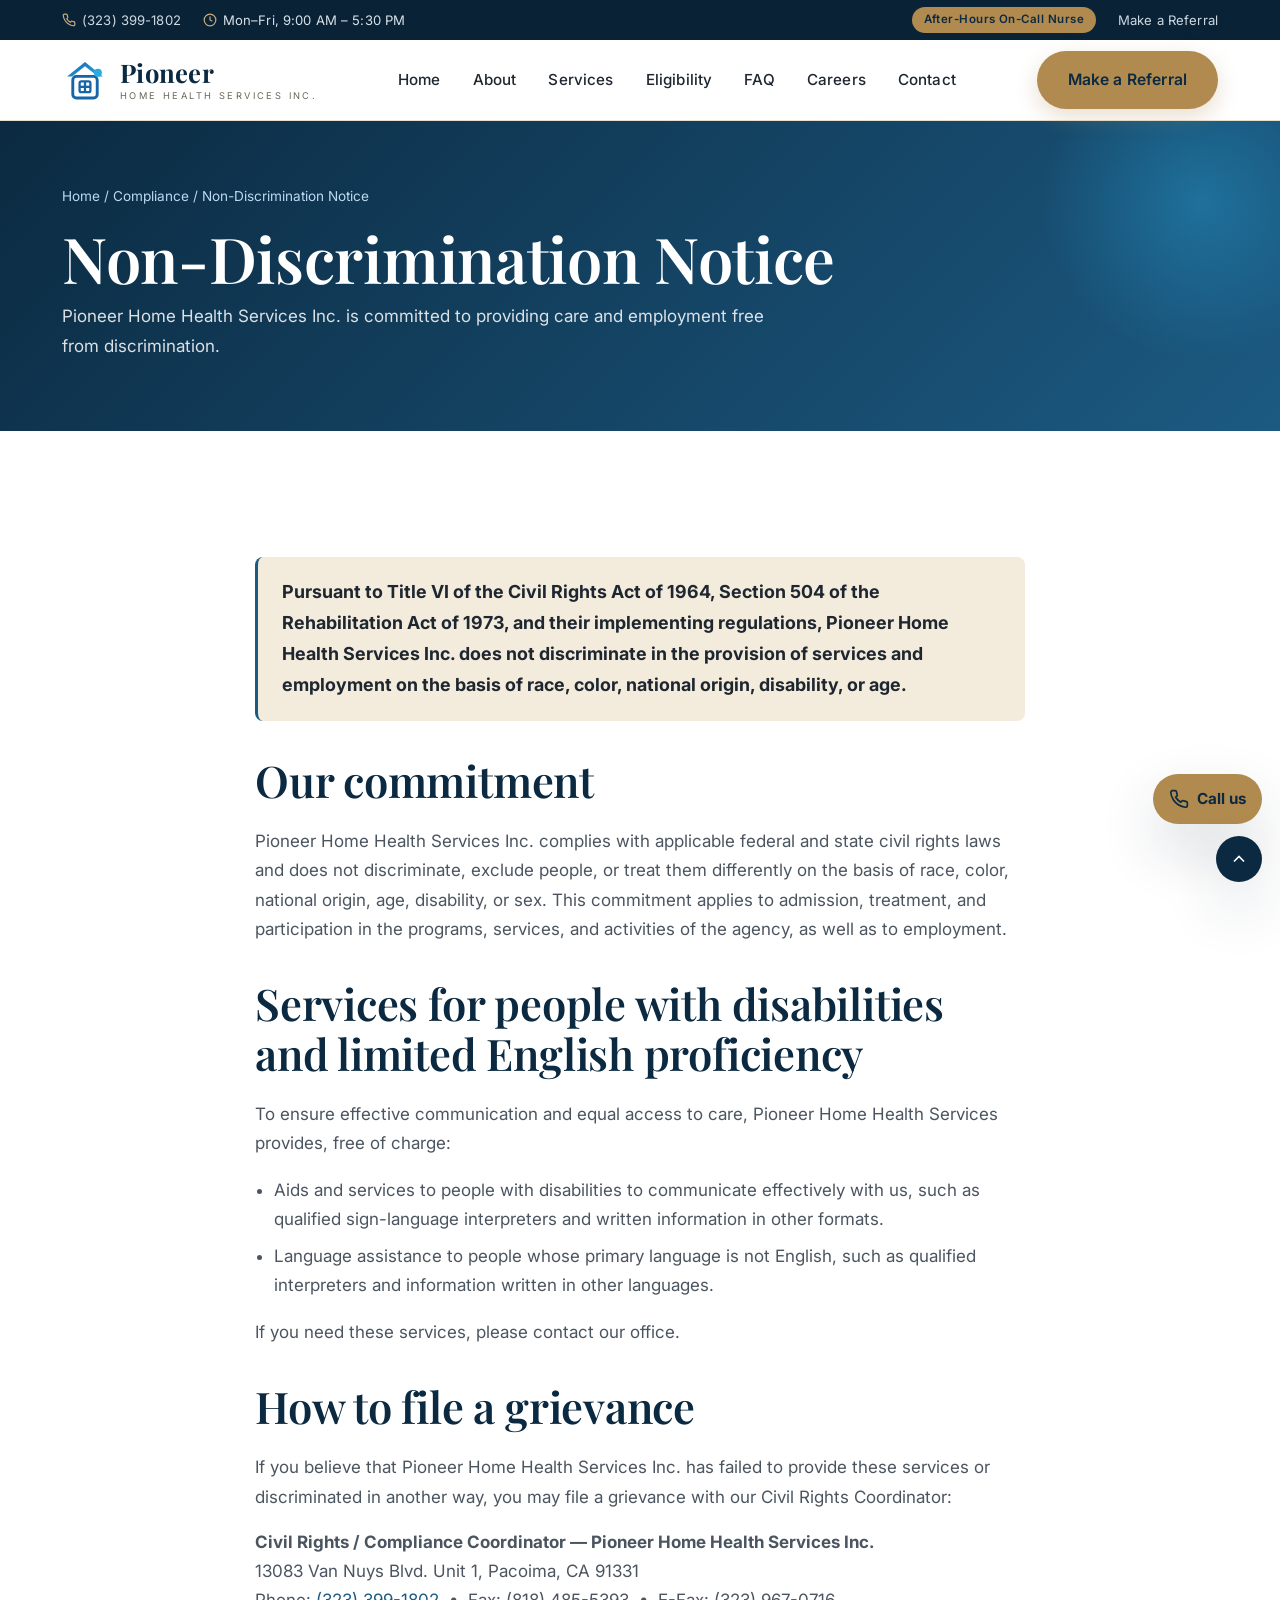
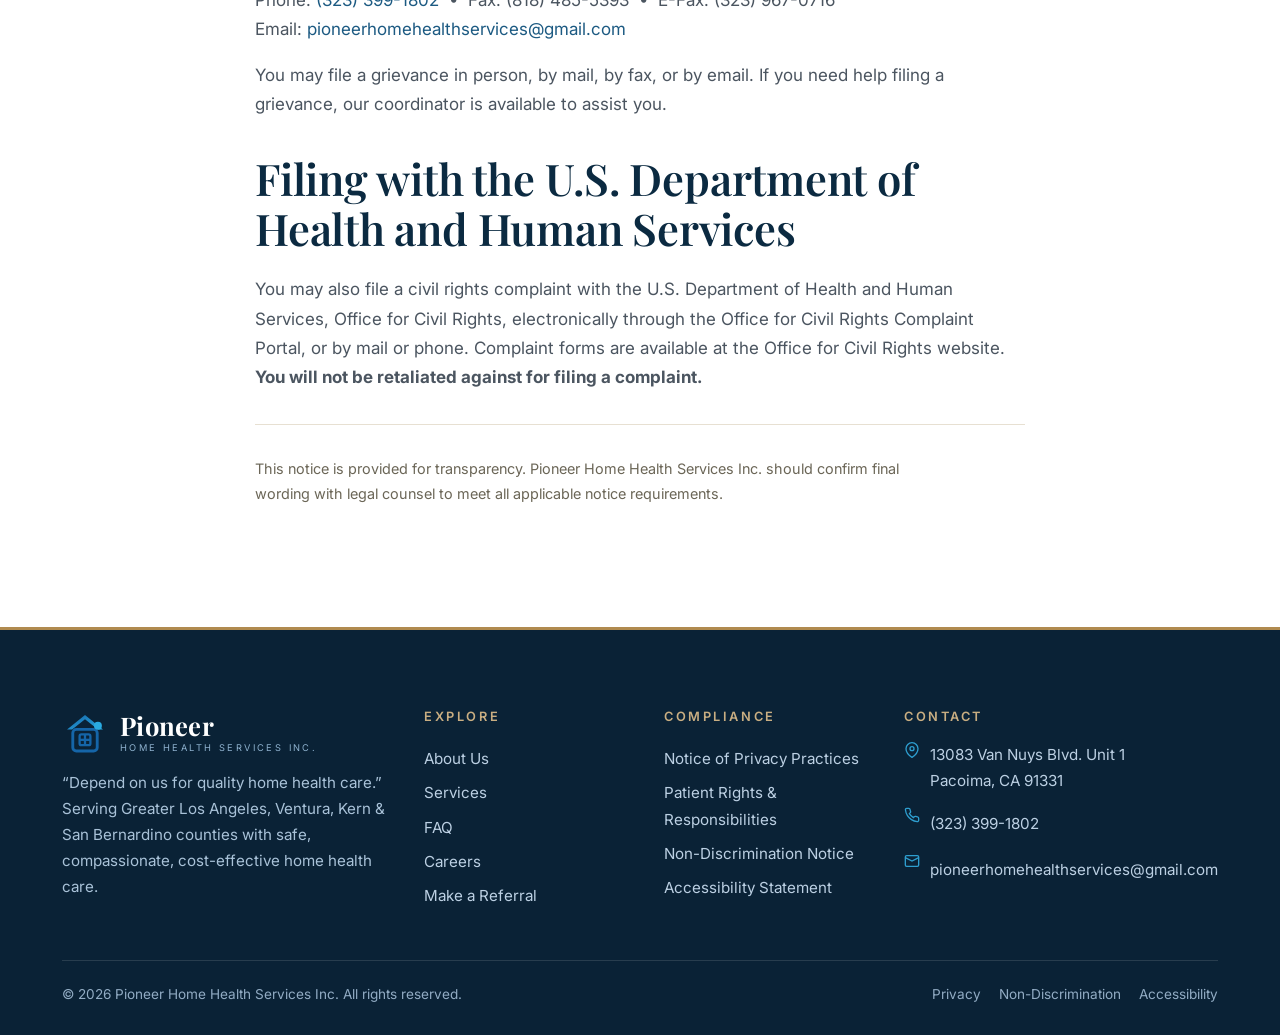
<file: compliance/nondiscrimination.html>
<!DOCTYPE html>
<html lang="en">
<head>
<meta charset="UTF-8">
<meta name="viewport" content="width=device-width, initial-scale=1">
<title>Non-Discrimination Notice | Pioneer Home Health Services Inc.</title>
<meta name="description" content="Pioneer Home Health Services Inc. does not discriminate in the provision of services or employment on the basis of race, color, national origin, disability, or age.">
<meta name="theme-color" content="#0B2A41">
<link rel="icon" href="../assets/img/logo.svg" type="image/svg+xml">
<link rel="preconnect" href="https://fonts.googleapis.com"><link rel="preconnect" href="https://fonts.gstatic.com" crossorigin>
<link href="https://fonts.googleapis.com/css2?family=Cormorant+Garamond:wght@500;600;700&family=Inter:wght@400;500;600;700&family=Playfair+Display:wght@500;600;700;800&display=swap" rel="stylesheet">
<link rel="stylesheet" href="../assets/css/styles.css">
</head>
<body>
<a class="skip-link" href="#main">Skip to main content</a>

<header class="site-header">
  <div class="topbar"><div class="container">
    <div class="topbar__left">
      <span class="topbar__item"><svg width="14" height="14" viewBox="0 0 24 24" fill="none" stroke="currentColor" stroke-width="2"><path d="M22 16.92v3a2 2 0 0 1-2.18 2 19.79 19.79 0 0 1-8.63-3.07 19.5 19.5 0 0 1-6-6 19.79 19.79 0 0 1-3.07-8.67A2 2 0 0 1 4.11 2h3a2 2 0 0 1 2 1.72c.13.96.36 1.9.7 2.81a2 2 0 0 1-.45 2.11L8.09 9.91a16 16 0 0 0 6 6l1.27-1.27a2 2 0 0 1 2.11-.45c.9.34 1.85.57 2.81.7A2 2 0 0 1 22 16.92z"/></svg><a href="tel:+13233991802">(323) 399-1802</a></span>
      <span class="topbar__item hide-sm"><svg width="14" height="14" viewBox="0 0 24 24" fill="none" stroke="currentColor" stroke-width="2"><circle cx="12" cy="12" r="10"/><polyline points="12 6 12 12 16 14"/></svg> Mon–Fri, 9:00 AM – 5:30 PM</span>
    </div>
    <div class="topbar__left">
      <span class="topbar__badge">After-Hours On-Call Nurse</span>
      <span class="topbar__item hide-sm"><a href="../referral.html">Make a Referral</a></span>
    </div>
  </div></div>
  <div class="container"><nav class="nav" aria-label="Primary">
    <a class="brand" href="../index.html"><img src="../assets/img/logo.svg" alt=""><span class="brand__txt"><span class="brand__name">Pioneer</span><span class="brand__sub">Home Health Services Inc.</span></span></a>
    <ul class="nav__links" id="primary-menu">
      <li><a href="../index.html">Home</a></li><li><a href="../about.html">About</a></li><li><a href="../services.html">Services</a></li><li><a href="../eligibility.html">Eligibility</a></li>
      <li><a href="../faq.html">FAQ</a></li><li><a href="../careers.html">Careers</a></li><li><a href="../contact.html">Contact</a></li>
      <li><a class="btn btn--cyan" href="../referral.html">Make a Referral</a></li>
    </ul>
    <div class="nav__cta"><a class="btn btn--cyan" href="../referral.html">Make a Referral</a>
    <button class="nav__toggle" aria-label="Open menu" aria-controls="primary-menu" aria-expanded="false"><span></span></button></div>
  </nav></div>
</header>

<main id="main">
  <section class="page-hero">
    <div class="container">
      <div class="crumbs"><a href="../index.html">Home</a> / Compliance / Non-Discrimination Notice</div>
      <h1>Non-Discrimination Notice</h1>
      <p>Pioneer Home Health Services Inc. is committed to providing care and employment free from discrimination.</p>
    </div>
  </section>

  <section class="section">
    <div class="container">
      <div class="prose measure mx-auto">
        <div class="callout" style="border-left-color:var(--brand-blue)">
          <p style="font-size:1.12rem;color:var(--ink)"><strong>Pursuant to Title VI of the Civil Rights Act of 1964, Section 504 of the Rehabilitation Act of 1973, and their implementing regulations, Pioneer Home Health Services Inc. does not discriminate in the provision of services and employment on the basis of race, color, national origin, disability, or age.</strong></p>
        </div>

        <h2>Our commitment</h2>
        <p>Pioneer Home Health Services Inc. complies with applicable federal and state civil rights laws and does not discriminate, exclude people, or treat them differently on the basis of race, color, national origin, age, disability, or sex. This commitment applies to admission, treatment, and participation in the programs, services, and activities of the agency, as well as to employment.</p>

        <h2>Services for people with disabilities and limited English proficiency</h2>
        <p>To ensure effective communication and equal access to care, Pioneer Home Health Services provides, free of charge:</p>
        <ul>
          <li>Aids and services to people with disabilities to communicate effectively with us, such as qualified sign-language interpreters and written information in other formats.</li>
          <li>Language assistance to people whose primary language is not English, such as qualified interpreters and information written in other languages.</li>
        </ul>
        <p>If you need these services, please contact our office.</p>

        <h2>How to file a grievance</h2>
        <p>If you believe that Pioneer Home Health Services Inc. has failed to provide these services or discriminated in another way, you may file a grievance with our Civil Rights Coordinator:</p>
        <p>
          <strong>Civil Rights / Compliance Coordinator — Pioneer Home Health Services Inc.</strong><br>
          13083 Van Nuys Blvd. Unit 1, Pacoima, CA 91331<br>
          Phone: <a href="tel:+13233991802">(323) 399-1802</a> &nbsp;•&nbsp; Fax: (818) 485-5393 &nbsp;•&nbsp; E-Fax: (323) 967-0716<br>
          Email: <a href="mailto:pioneerhomehealthservices@gmail.com">pioneerhomehealthservices@gmail.com</a>
        </p>
        <p>You may file a grievance in person, by mail, by fax, or by email. If you need help filing a grievance, our coordinator is available to assist you.</p>

        <h2>Filing with the U.S. Department of Health and Human Services</h2>
        <p>You may also file a civil rights complaint with the U.S. Department of Health and Human Services, Office for Civil Rights, electronically through the Office for Civil Rights Complaint Portal, or by mail or phone. Complaint forms are available at the Office for Civil Rights website. <strong>You will not be retaliated against for filing a complaint.</strong></p>

        <hr class="divider" style="margin:2rem 0">
        <p class="text-muted" style="font-size:.9rem">This notice is provided for transparency. Pioneer Home Health Services Inc. should confirm final wording with legal counsel to meet all applicable notice requirements.</p>
      </div>
    </div>
  </section>
</main>

<footer class="site-footer"><div class="container">
  <div class="footer-grid">
    <div class="footer-brand">
      <div class="brand"><img src="../assets/img/logo.svg" alt="" style="height:46px"><span class="brand__txt"><span class="brand__name">Pioneer</span><span class="brand__sub">Home Health Services Inc.</span></span></div>
      <p>“Depend on us for quality home health care.” Serving Greater Los Angeles, Ventura, Kern &amp; San Bernardino counties with safe, compassionate, cost-effective home health care.</p>
    </div>
    <div><h4>Explore</h4><a href="../about.html">About Us</a><a href="../services.html">Services</a><a href="../faq.html">FAQ</a><a href="../careers.html">Careers</a><a href="../referral.html">Make a Referral</a></div>
    <div><h4>Compliance</h4><a href="privacy.html">Notice of Privacy Practices</a><a href="patient-rights.html">Patient Rights &amp; Responsibilities</a><a href="nondiscrimination.html">Non-Discrimination Notice</a><a href="accessibility.html">Accessibility Statement</a></div>
    <div><h4>Contact</h4><ul class="footer-contact" style="list-style:none;padding:0;margin:0">
      <li><svg width="16" height="16" viewBox="0 0 24 24" fill="none" stroke="currentColor" stroke-width="2"><path d="M21 10c0 7-9 13-9 13s-9-6-9-13a9 9 0 0 1 18 0z"/><circle cx="12" cy="10" r="3"/></svg><span>13083 Van Nuys Blvd. Unit 1<br>Pacoima, CA 91331</span></li>
      <li><svg width="16" height="16" viewBox="0 0 24 24" fill="none" stroke="currentColor" stroke-width="2"><path d="M22 16.92v3a2 2 0 0 1-2.18 2 19.79 19.79 0 0 1-8.63-3.07 19.5 19.5 0 0 1-6-6 19.79 19.79 0 0 1-3.07-8.67A2 2 0 0 1 4.11 2h3a2 2 0 0 1 2 1.72c.13.96.36 1.9.7 2.81a2 2 0 0 1-.45 2.11L8.09 9.91a16 16 0 0 0 6 6l1.27-1.27a2 2 0 0 1 2.11-.45c.9.34 1.85.57 2.81.7A2 2 0 0 1 22 16.92z"/></svg><a href="tel:+13233991802">(323) 399-1802</a></li>
      <li><svg width="16" height="16" viewBox="0 0 24 24" fill="none" stroke="currentColor" stroke-width="2"><rect x="2" y="4" width="20" height="16" rx="2"/><path d="m22 7-10 5L2 7"/></svg><a href="mailto:pioneerhomehealthservices@gmail.com">pioneerhomehealthservices@gmail.com</a></li>
    </ul></div>
  </div>
  <div class="footer-bottom">
    <span>© <span data-year>2026</span> Pioneer Home Health Services Inc. All rights reserved.</span>
    <span class="footer-legal"><a href="privacy.html">Privacy</a><a href="nondiscrimination.html">Non-Discrimination</a><a href="accessibility.html">Accessibility</a></span>
  </div>
</div></footer>
<script src="../assets/js/config.js"></script>
<script src="../assets/js/main.js"></script>
</body>
</html>
</file>
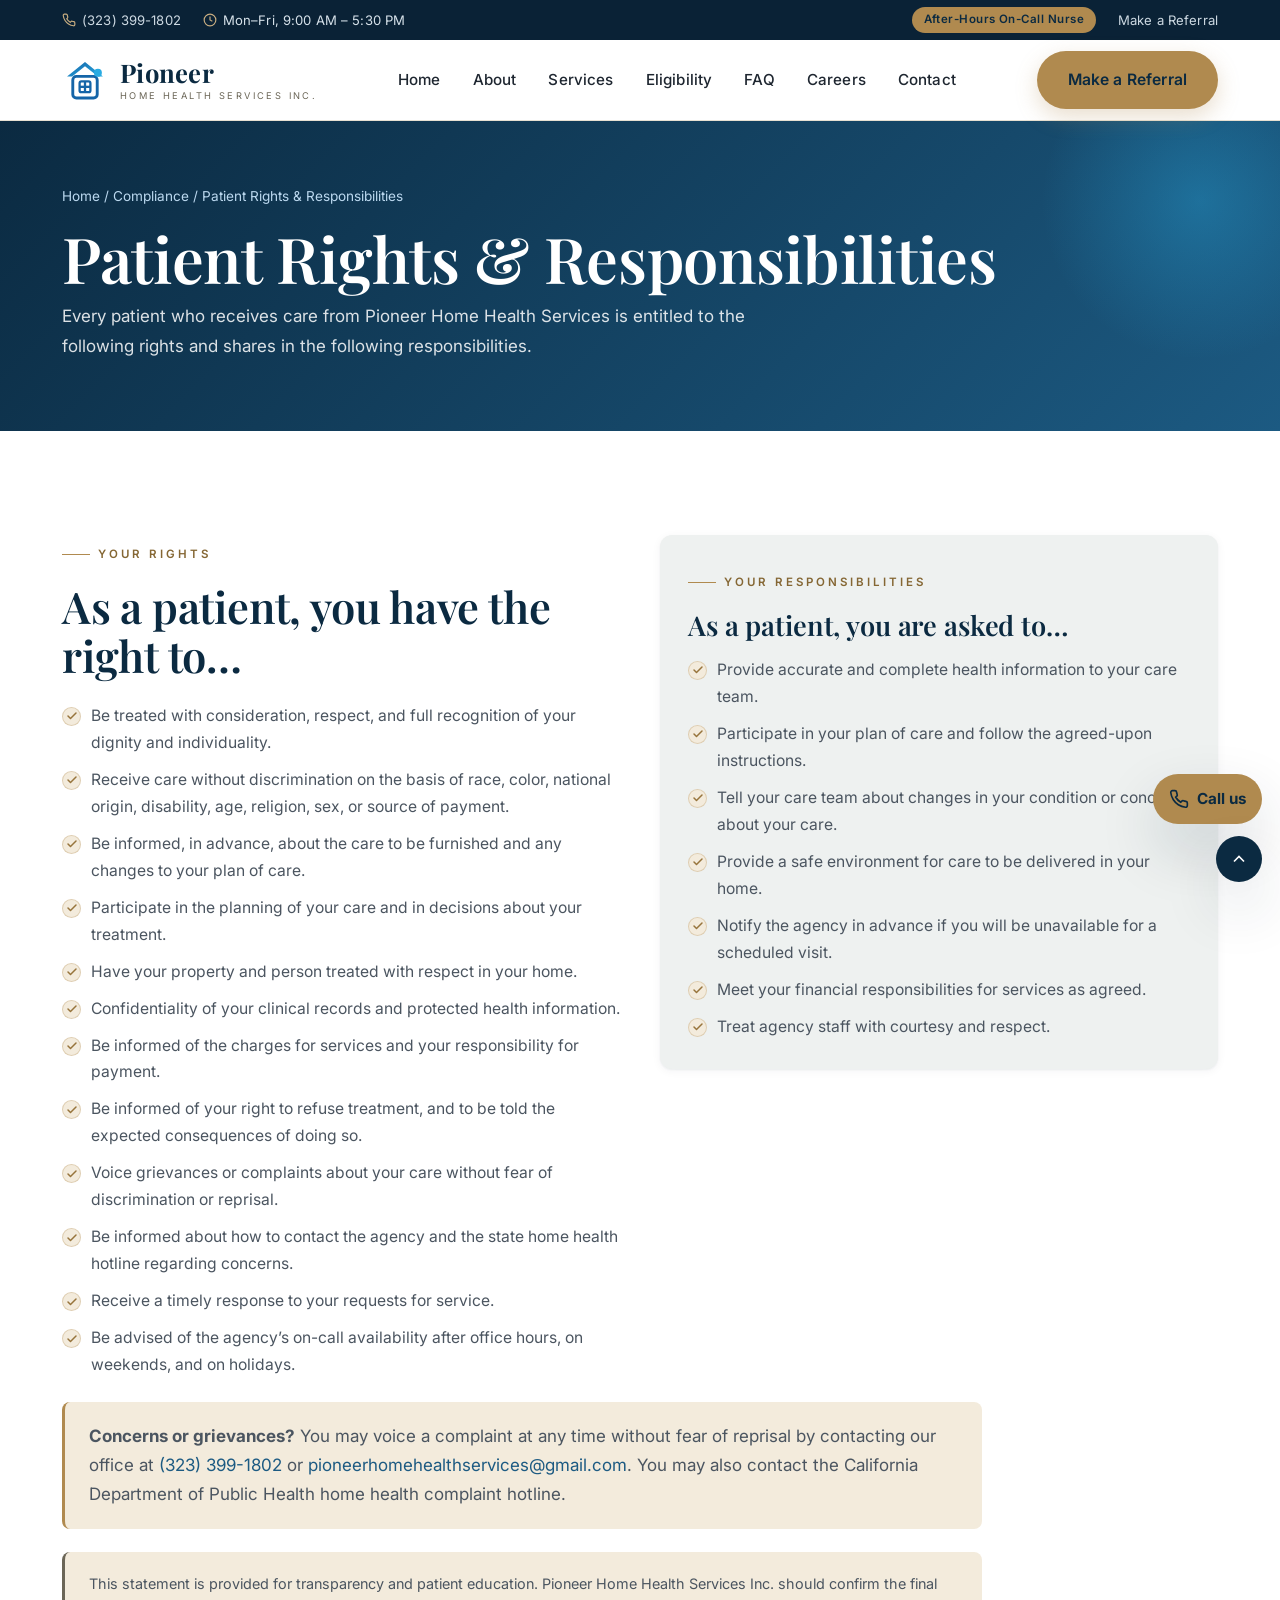
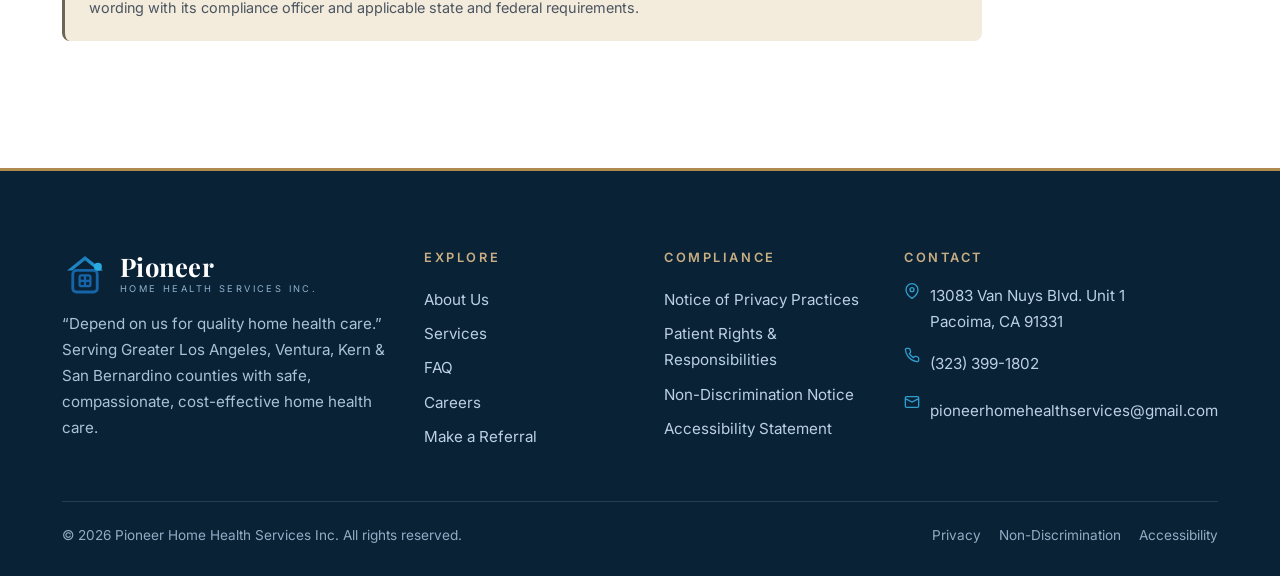
<file: compliance/patient-rights.html>
<!DOCTYPE html>
<html lang="en">
<head>
<meta charset="UTF-8">
<meta name="viewport" content="width=device-width, initial-scale=1">
<title>Patient Rights &amp; Responsibilities | Pioneer Home Health Services Inc.</title>
<meta name="description" content="The rights and responsibilities of patients receiving home health care from Pioneer Home Health Services Inc.">
<meta name="theme-color" content="#0B2A41">
<link rel="icon" href="../assets/img/logo.svg" type="image/svg+xml">
<link rel="preconnect" href="https://fonts.googleapis.com"><link rel="preconnect" href="https://fonts.gstatic.com" crossorigin>
<link href="https://fonts.googleapis.com/css2?family=Cormorant+Garamond:wght@500;600;700&family=Inter:wght@400;500;600;700&family=Playfair+Display:wght@500;600;700;800&display=swap" rel="stylesheet">
<link rel="stylesheet" href="../assets/css/styles.css">
</head>
<body>
<a class="skip-link" href="#main">Skip to main content</a>

<header class="site-header">
  <div class="topbar"><div class="container">
    <div class="topbar__left">
      <span class="topbar__item"><svg width="14" height="14" viewBox="0 0 24 24" fill="none" stroke="currentColor" stroke-width="2"><path d="M22 16.92v3a2 2 0 0 1-2.18 2 19.79 19.79 0 0 1-8.63-3.07 19.5 19.5 0 0 1-6-6 19.79 19.79 0 0 1-3.07-8.67A2 2 0 0 1 4.11 2h3a2 2 0 0 1 2 1.72c.13.96.36 1.9.7 2.81a2 2 0 0 1-.45 2.11L8.09 9.91a16 16 0 0 0 6 6l1.27-1.27a2 2 0 0 1 2.11-.45c.9.34 1.85.57 2.81.7A2 2 0 0 1 22 16.92z"/></svg><a href="tel:+13233991802">(323) 399-1802</a></span>
      <span class="topbar__item hide-sm"><svg width="14" height="14" viewBox="0 0 24 24" fill="none" stroke="currentColor" stroke-width="2"><circle cx="12" cy="12" r="10"/><polyline points="12 6 12 12 16 14"/></svg> Mon–Fri, 9:00 AM – 5:30 PM</span>
    </div>
    <div class="topbar__left">
      <span class="topbar__badge">After-Hours On-Call Nurse</span>
      <span class="topbar__item hide-sm"><a href="../referral.html">Make a Referral</a></span>
    </div>
  </div></div>
  <div class="container"><nav class="nav" aria-label="Primary">
    <a class="brand" href="../index.html"><img src="../assets/img/logo.svg" alt=""><span class="brand__txt"><span class="brand__name">Pioneer</span><span class="brand__sub">Home Health Services Inc.</span></span></a>
    <ul class="nav__links" id="primary-menu">
      <li><a href="../index.html">Home</a></li><li><a href="../about.html">About</a></li><li><a href="../services.html">Services</a></li><li><a href="../eligibility.html">Eligibility</a></li>
      <li><a href="../faq.html">FAQ</a></li><li><a href="../careers.html">Careers</a></li><li><a href="../contact.html">Contact</a></li>
      <li><a class="btn btn--cyan" href="../referral.html">Make a Referral</a></li>
    </ul>
    <div class="nav__cta"><a class="btn btn--cyan" href="../referral.html">Make a Referral</a>
    <button class="nav__toggle" aria-label="Open menu" aria-controls="primary-menu" aria-expanded="false"><span></span></button></div>
  </nav></div>
</header>

<main id="main">
  <section class="page-hero">
    <div class="container">
      <div class="crumbs"><a href="../index.html">Home</a> / Compliance / Patient Rights &amp; Responsibilities</div>
      <h1>Patient Rights &amp; Responsibilities</h1>
      <p>Every patient who receives care from Pioneer Home Health Services is entitled to the following rights and shares in the following responsibilities.</p>
    </div>
  </section>

  <section class="section">
    <div class="container">
      <div class="grid grid--2" style="gap:40px;align-items:start;">
        <div class="reveal">
          <span class="eyebrow">Your rights</span>
          <h2>As a patient, you have the right to…</h2>
          <ul class="checklist mt-2">
            <li>Be treated with consideration, respect, and full recognition of your dignity and individuality.</li>
            <li>Receive care without discrimination on the basis of race, color, national origin, disability, age, religion, sex, or source of payment.</li>
            <li>Be informed, in advance, about the care to be furnished and any changes to your plan of care.</li>
            <li>Participate in the planning of your care and in decisions about your treatment.</li>
            <li>Have your property and person treated with respect in your home.</li>
            <li>Confidentiality of your clinical records and protected health information.</li>
            <li>Be informed of the charges for services and your responsibility for payment.</li>
            <li>Be informed of your right to refuse treatment, and to be told the expected consequences of doing so.</li>
            <li>Voice grievances or complaints about your care without fear of discrimination or reprisal.</li>
            <li>Be informed about how to contact the agency and the state home health hotline regarding concerns.</li>
            <li>Receive a timely response to your requests for service.</li>
            <li>Be advised of the agency’s on-call availability after office hours, on weekends, and on holidays.</li>
          </ul>
        </div>
        <div class="reveal">
          <div class="card" style="background:var(--brand-light);border:0;">
            <span class="eyebrow">Your responsibilities</span>
            <h2 style="font-size:1.7rem">As a patient, you are asked to…</h2>
            <ul class="checklist mt-2">
              <li>Provide accurate and complete health information to your care team.</li>
              <li>Participate in your plan of care and follow the agreed-upon instructions.</li>
              <li>Tell your care team about changes in your condition or concerns about your care.</li>
              <li>Provide a safe environment for care to be delivered in your home.</li>
              <li>Notify the agency in advance if you will be unavailable for a scheduled visit.</li>
              <li>Meet your financial responsibilities for services as agreed.</li>
              <li>Treat agency staff with courtesy and respect.</li>
            </ul>
          </div>
        </div>
      </div>

      <div class="callout reveal mt-4" style="max-width:920px;">
        <p><strong>Concerns or grievances?</strong> You may voice a complaint at any time without fear of reprisal by contacting our office at <a href="tel:+13233991802">(323) 399-1802</a> or <a href="mailto:pioneerhomehealthservices@gmail.com">pioneerhomehealthservices@gmail.com</a>. You may also contact the California Department of Public Health home health complaint hotline.</p>
      </div>

      <div class="callout reveal" style="max-width:920px;border-left-color:var(--muted)">
        <p class="text-muted" style="font-size:.9rem;margin:0">This statement is provided for transparency and patient education. Pioneer Home Health Services Inc. should confirm the final wording with its compliance officer and applicable state and federal requirements.</p>
      </div>
    </div>
  </section>
</main>

<footer class="site-footer"><div class="container">
  <div class="footer-grid">
    <div class="footer-brand">
      <div class="brand"><img src="../assets/img/logo.svg" alt="" style="height:46px"><span class="brand__txt"><span class="brand__name">Pioneer</span><span class="brand__sub">Home Health Services Inc.</span></span></div>
      <p>“Depend on us for quality home health care.” Serving Greater Los Angeles, Ventura, Kern &amp; San Bernardino counties with safe, compassionate, cost-effective home health care.</p>
    </div>
    <div><h4>Explore</h4><a href="../about.html">About Us</a><a href="../services.html">Services</a><a href="../faq.html">FAQ</a><a href="../careers.html">Careers</a><a href="../referral.html">Make a Referral</a></div>
    <div><h4>Compliance</h4><a href="privacy.html">Notice of Privacy Practices</a><a href="patient-rights.html">Patient Rights &amp; Responsibilities</a><a href="nondiscrimination.html">Non-Discrimination Notice</a><a href="accessibility.html">Accessibility Statement</a></div>
    <div><h4>Contact</h4><ul class="footer-contact" style="list-style:none;padding:0;margin:0">
      <li><svg width="16" height="16" viewBox="0 0 24 24" fill="none" stroke="currentColor" stroke-width="2"><path d="M21 10c0 7-9 13-9 13s-9-6-9-13a9 9 0 0 1 18 0z"/><circle cx="12" cy="10" r="3"/></svg><span>13083 Van Nuys Blvd. Unit 1<br>Pacoima, CA 91331</span></li>
      <li><svg width="16" height="16" viewBox="0 0 24 24" fill="none" stroke="currentColor" stroke-width="2"><path d="M22 16.92v3a2 2 0 0 1-2.18 2 19.79 19.79 0 0 1-8.63-3.07 19.5 19.5 0 0 1-6-6 19.79 19.79 0 0 1-3.07-8.67A2 2 0 0 1 4.11 2h3a2 2 0 0 1 2 1.72c.13.96.36 1.9.7 2.81a2 2 0 0 1-.45 2.11L8.09 9.91a16 16 0 0 0 6 6l1.27-1.27a2 2 0 0 1 2.11-.45c.9.34 1.85.57 2.81.7A2 2 0 0 1 22 16.92z"/></svg><a href="tel:+13233991802">(323) 399-1802</a></li>
      <li><svg width="16" height="16" viewBox="0 0 24 24" fill="none" stroke="currentColor" stroke-width="2"><rect x="2" y="4" width="20" height="16" rx="2"/><path d="m22 7-10 5L2 7"/></svg><a href="mailto:pioneerhomehealthservices@gmail.com">pioneerhomehealthservices@gmail.com</a></li>
    </ul></div>
  </div>
  <div class="footer-bottom">
    <span>© <span data-year>2026</span> Pioneer Home Health Services Inc. All rights reserved.</span>
    <span class="footer-legal"><a href="privacy.html">Privacy</a><a href="nondiscrimination.html">Non-Discrimination</a><a href="accessibility.html">Accessibility</a></span>
  </div>
</div></footer>
<script src="../assets/js/config.js"></script>
<script src="../assets/js/main.js"></script>
</body>
</html>
</file>
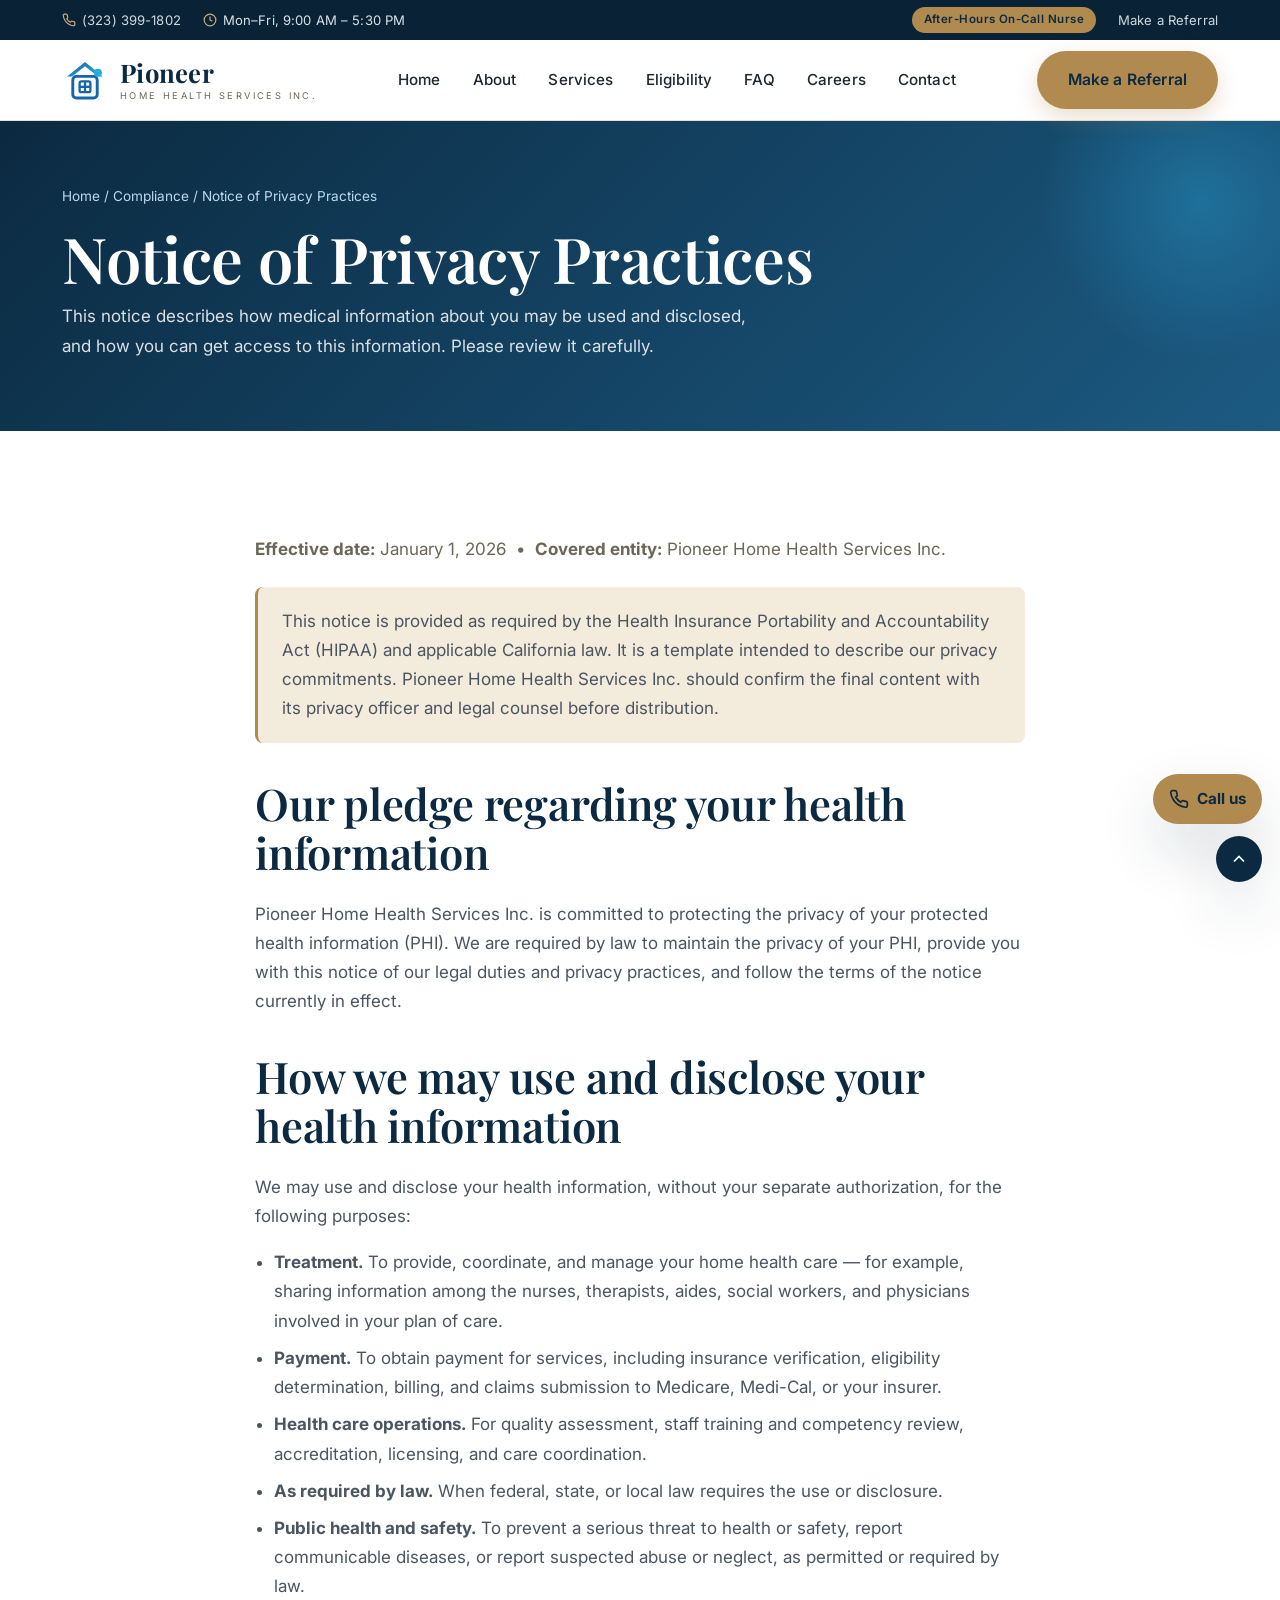
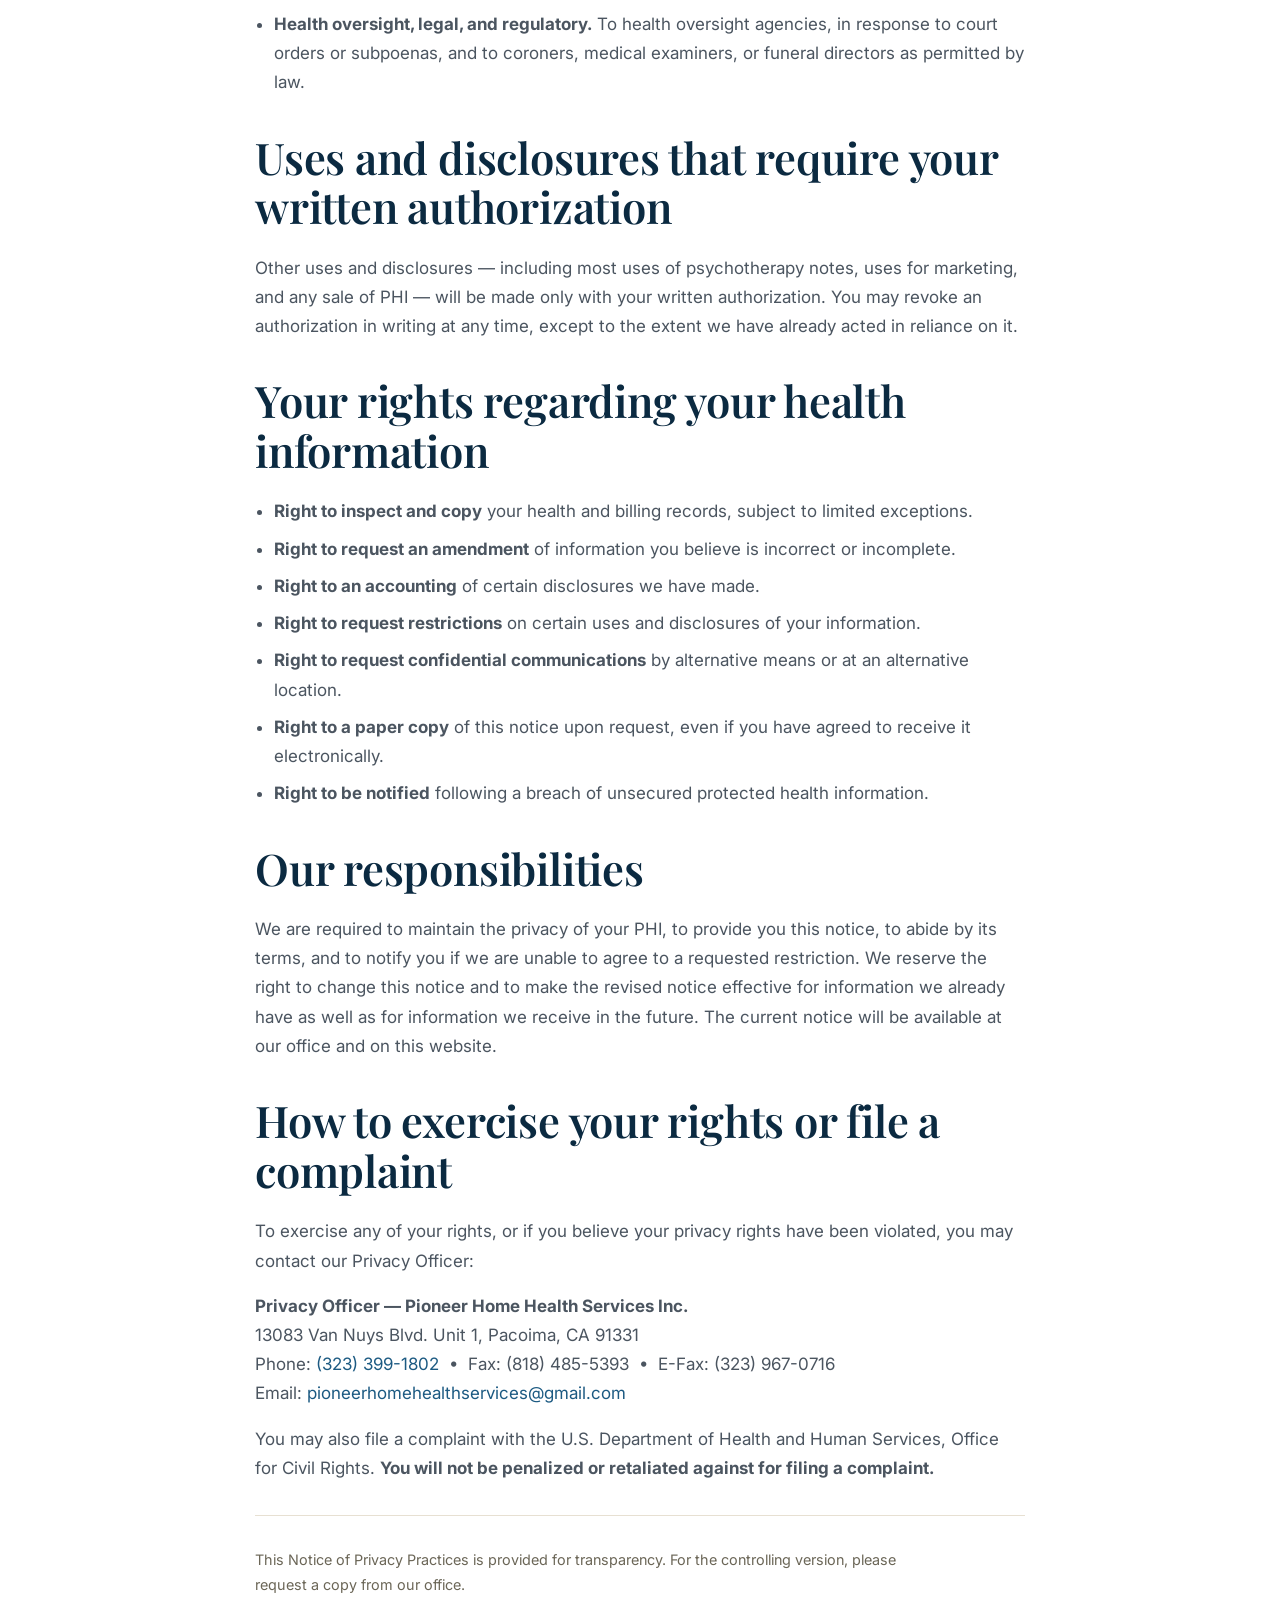
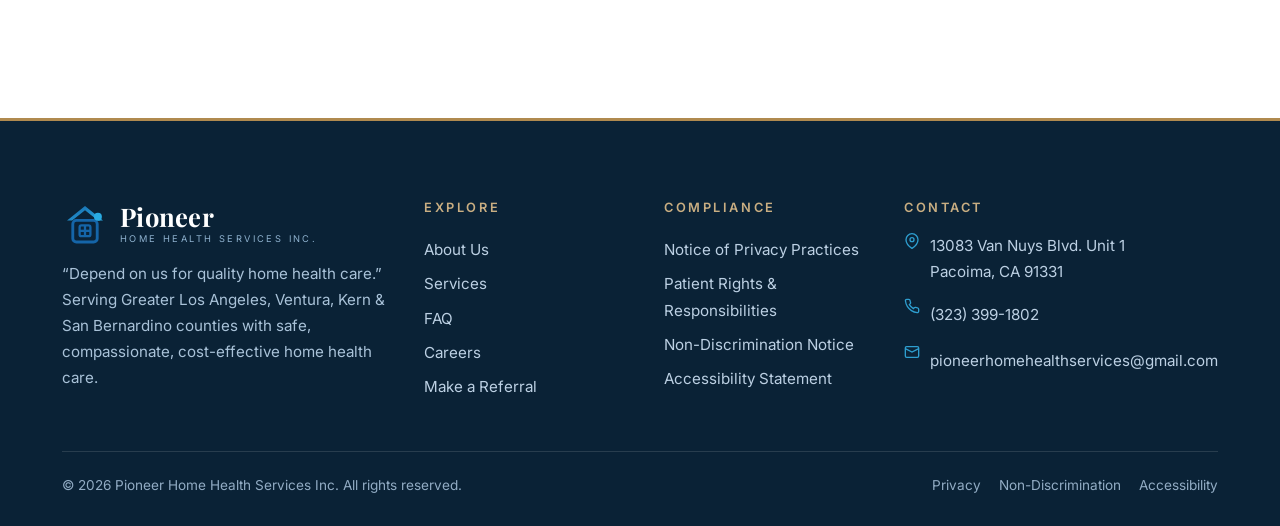
<file: compliance/privacy.html>
<!DOCTYPE html>
<html lang="en">
<head>
<meta charset="UTF-8">
<meta name="viewport" content="width=device-width, initial-scale=1">
<title>Notice of Privacy Practices (HIPAA) | Pioneer Home Health Services Inc.</title>
<meta name="description" content="Pioneer Home Health Services Notice of Privacy Practices describing how protected health information may be used and disclosed and your rights under HIPAA.">
<meta name="theme-color" content="#0B2A41">
<link rel="icon" href="../assets/img/logo.svg" type="image/svg+xml">
<link rel="preconnect" href="https://fonts.googleapis.com"><link rel="preconnect" href="https://fonts.gstatic.com" crossorigin>
<link href="https://fonts.googleapis.com/css2?family=Cormorant+Garamond:wght@500;600;700&family=Inter:wght@400;500;600;700&family=Playfair+Display:wght@500;600;700;800&display=swap" rel="stylesheet">
<link rel="stylesheet" href="../assets/css/styles.css">
</head>
<body>
<a class="skip-link" href="#main">Skip to main content</a>

<header class="site-header">
  <div class="topbar"><div class="container">
    <div class="topbar__left">
      <span class="topbar__item"><svg width="14" height="14" viewBox="0 0 24 24" fill="none" stroke="currentColor" stroke-width="2"><path d="M22 16.92v3a2 2 0 0 1-2.18 2 19.79 19.79 0 0 1-8.63-3.07 19.5 19.5 0 0 1-6-6 19.79 19.79 0 0 1-3.07-8.67A2 2 0 0 1 4.11 2h3a2 2 0 0 1 2 1.72c.13.96.36 1.9.7 2.81a2 2 0 0 1-.45 2.11L8.09 9.91a16 16 0 0 0 6 6l1.27-1.27a2 2 0 0 1 2.11-.45c.9.34 1.85.57 2.81.7A2 2 0 0 1 22 16.92z"/></svg><a href="tel:+13233991802">(323) 399-1802</a></span>
      <span class="topbar__item hide-sm"><svg width="14" height="14" viewBox="0 0 24 24" fill="none" stroke="currentColor" stroke-width="2"><circle cx="12" cy="12" r="10"/><polyline points="12 6 12 12 16 14"/></svg> Mon–Fri, 9:00 AM – 5:30 PM</span>
    </div>
    <div class="topbar__left">
      <span class="topbar__badge">After-Hours On-Call Nurse</span>
      <span class="topbar__item hide-sm"><a href="../referral.html">Make a Referral</a></span>
    </div>
  </div></div>
  <div class="container"><nav class="nav" aria-label="Primary">
    <a class="brand" href="../index.html"><img src="../assets/img/logo.svg" alt=""><span class="brand__txt"><span class="brand__name">Pioneer</span><span class="brand__sub">Home Health Services Inc.</span></span></a>
    <ul class="nav__links" id="primary-menu">
      <li><a href="../index.html">Home</a></li><li><a href="../about.html">About</a></li><li><a href="../services.html">Services</a></li><li><a href="../eligibility.html">Eligibility</a></li>
      <li><a href="../faq.html">FAQ</a></li><li><a href="../careers.html">Careers</a></li><li><a href="../contact.html">Contact</a></li>
      <li><a class="btn btn--cyan" href="../referral.html">Make a Referral</a></li>
    </ul>
    <div class="nav__cta"><a class="btn btn--cyan" href="../referral.html">Make a Referral</a>
    <button class="nav__toggle" aria-label="Open menu" aria-controls="primary-menu" aria-expanded="false"><span></span></button></div>
  </nav></div>
</header>

<main id="main">
  <section class="page-hero">
    <div class="container">
      <div class="crumbs"><a href="../index.html">Home</a> / Compliance / Notice of Privacy Practices</div>
      <h1>Notice of Privacy Practices</h1>
      <p>This notice describes how medical information about you may be used and disclosed, and how you can get access to this information. Please review it carefully.</p>
    </div>
  </section>

  <section class="section">
    <div class="container">
      <div class="prose measure mx-auto">
        <p class="text-muted"><strong>Effective date:</strong> January 1, 2026 &nbsp;•&nbsp; <strong>Covered entity:</strong> Pioneer Home Health Services Inc.</p>

        <div class="callout"><p>This notice is provided as required by the Health Insurance Portability and Accountability Act (HIPAA) and applicable California law. It is a template intended to describe our privacy commitments. Pioneer Home Health Services Inc. should confirm the final content with its privacy officer and legal counsel before distribution.</p></div>

        <h2>Our pledge regarding your health information</h2>
        <p>Pioneer Home Health Services Inc. is committed to protecting the privacy of your protected health information (PHI). We are required by law to maintain the privacy of your PHI, provide you with this notice of our legal duties and privacy practices, and follow the terms of the notice currently in effect.</p>

        <h2>How we may use and disclose your health information</h2>
        <p>We may use and disclose your health information, without your separate authorization, for the following purposes:</p>
        <ul>
          <li><strong>Treatment.</strong> To provide, coordinate, and manage your home health care — for example, sharing information among the nurses, therapists, aides, social workers, and physicians involved in your plan of care.</li>
          <li><strong>Payment.</strong> To obtain payment for services, including insurance verification, eligibility determination, billing, and claims submission to Medicare, Medi-Cal, or your insurer.</li>
          <li><strong>Health care operations.</strong> For quality assessment, staff training and competency review, accreditation, licensing, and care coordination.</li>
          <li><strong>As required by law.</strong> When federal, state, or local law requires the use or disclosure.</li>
          <li><strong>Public health and safety.</strong> To prevent a serious threat to health or safety, report communicable diseases, or report suspected abuse or neglect, as permitted or required by law.</li>
          <li><strong>Health oversight, legal, and regulatory.</strong> To health oversight agencies, in response to court orders or subpoenas, and to coroners, medical examiners, or funeral directors as permitted by law.</li>
        </ul>

        <h2>Uses and disclosures that require your written authorization</h2>
        <p>Other uses and disclosures — including most uses of psychotherapy notes, uses for marketing, and any sale of PHI — will be made only with your written authorization. You may revoke an authorization in writing at any time, except to the extent we have already acted in reliance on it.</p>

        <h2>Your rights regarding your health information</h2>
        <ul>
          <li><strong>Right to inspect and copy</strong> your health and billing records, subject to limited exceptions.</li>
          <li><strong>Right to request an amendment</strong> of information you believe is incorrect or incomplete.</li>
          <li><strong>Right to an accounting</strong> of certain disclosures we have made.</li>
          <li><strong>Right to request restrictions</strong> on certain uses and disclosures of your information.</li>
          <li><strong>Right to request confidential communications</strong> by alternative means or at an alternative location.</li>
          <li><strong>Right to a paper copy</strong> of this notice upon request, even if you have agreed to receive it electronically.</li>
          <li><strong>Right to be notified</strong> following a breach of unsecured protected health information.</li>
        </ul>

        <h2>Our responsibilities</h2>
        <p>We are required to maintain the privacy of your PHI, to provide you this notice, to abide by its terms, and to notify you if we are unable to agree to a requested restriction. We reserve the right to change this notice and to make the revised notice effective for information we already have as well as for information we receive in the future. The current notice will be available at our office and on this website.</p>

        <h2>How to exercise your rights or file a complaint</h2>
        <p>To exercise any of your rights, or if you believe your privacy rights have been violated, you may contact our Privacy Officer:</p>
        <p>
          <strong>Privacy Officer — Pioneer Home Health Services Inc.</strong><br>
          13083 Van Nuys Blvd. Unit 1, Pacoima, CA 91331<br>
          Phone: <a href="tel:+13233991802">(323) 399-1802</a> &nbsp;•&nbsp; Fax: (818) 485-5393 &nbsp;•&nbsp; E-Fax: (323) 967-0716<br>
          Email: <a href="mailto:pioneerhomehealthservices@gmail.com">pioneerhomehealthservices@gmail.com</a>
        </p>
        <p>You may also file a complaint with the U.S. Department of Health and Human Services, Office for Civil Rights. <strong>You will not be penalized or retaliated against for filing a complaint.</strong></p>

        <hr class="divider" style="margin:2rem 0">
        <p class="text-muted" style="font-size:.9rem">This Notice of Privacy Practices is provided for transparency. For the controlling version, please request a copy from our office.</p>
      </div>
    </div>
  </section>
</main>

<footer class="site-footer"><div class="container">
  <div class="footer-grid">
    <div class="footer-brand">
      <div class="brand"><img src="../assets/img/logo.svg" alt="" style="height:46px"><span class="brand__txt"><span class="brand__name">Pioneer</span><span class="brand__sub">Home Health Services Inc.</span></span></div>
      <p>“Depend on us for quality home health care.” Serving Greater Los Angeles, Ventura, Kern &amp; San Bernardino counties with safe, compassionate, cost-effective home health care.</p>
    </div>
    <div><h4>Explore</h4><a href="../about.html">About Us</a><a href="../services.html">Services</a><a href="../faq.html">FAQ</a><a href="../careers.html">Careers</a><a href="../referral.html">Make a Referral</a></div>
    <div><h4>Compliance</h4><a href="privacy.html">Notice of Privacy Practices</a><a href="patient-rights.html">Patient Rights &amp; Responsibilities</a><a href="nondiscrimination.html">Non-Discrimination Notice</a><a href="accessibility.html">Accessibility Statement</a></div>
    <div><h4>Contact</h4><ul class="footer-contact" style="list-style:none;padding:0;margin:0">
      <li><svg width="16" height="16" viewBox="0 0 24 24" fill="none" stroke="currentColor" stroke-width="2"><path d="M21 10c0 7-9 13-9 13s-9-6-9-13a9 9 0 0 1 18 0z"/><circle cx="12" cy="10" r="3"/></svg><span>13083 Van Nuys Blvd. Unit 1<br>Pacoima, CA 91331</span></li>
      <li><svg width="16" height="16" viewBox="0 0 24 24" fill="none" stroke="currentColor" stroke-width="2"><path d="M22 16.92v3a2 2 0 0 1-2.18 2 19.79 19.79 0 0 1-8.63-3.07 19.5 19.5 0 0 1-6-6 19.79 19.79 0 0 1-3.07-8.67A2 2 0 0 1 4.11 2h3a2 2 0 0 1 2 1.72c.13.96.36 1.9.7 2.81a2 2 0 0 1-.45 2.11L8.09 9.91a16 16 0 0 0 6 6l1.27-1.27a2 2 0 0 1 2.11-.45c.9.34 1.85.57 2.81.7A2 2 0 0 1 22 16.92z"/></svg><a href="tel:+13233991802">(323) 399-1802</a></li>
      <li><svg width="16" height="16" viewBox="0 0 24 24" fill="none" stroke="currentColor" stroke-width="2"><rect x="2" y="4" width="20" height="16" rx="2"/><path d="m22 7-10 5L2 7"/></svg><a href="mailto:pioneerhomehealthservices@gmail.com">pioneerhomehealthservices@gmail.com</a></li>
    </ul></div>
  </div>
  <div class="footer-bottom">
    <span>© <span data-year>2026</span> Pioneer Home Health Services Inc. All rights reserved.</span>
    <span class="footer-legal"><a href="privacy.html">Privacy</a><a href="nondiscrimination.html">Non-Discrimination</a><a href="accessibility.html">Accessibility</a></span>
  </div>
</div></footer>
<script src="../assets/js/config.js"></script>
<script src="../assets/js/main.js"></script>
</body>
</html>
</file>
<file: assets/css/styles.css>
/* =========================================================
   Pioneer Home Health Services Inc. — Design System
   ========================================================= */

:root {
  /* Luxury palette — deep navy, warm ivory, champagne gold */
  --brand-blue:   #1C5A82;   /* refined, muted trust blue */
  --brand-blue-600:#164B6D;
  --brand-navy:   #0B2A41;   /* deep, rich navy ink */
  --brand-navy-2: #0A2236;
  --brand-cyan:   #2E9ECF;   /* used sparingly */
  --brand-cyan-600:#2487B5;

  --gold:         #B08A4F;   /* champagne / antique gold accent */
  --gold-deep:    #856734;   /* darkened to meet WCAG AA (4.5:1) as link/label text on white */
  --gold-soft:    #C9AE82;
  --gold-tint:    #F3EBDC;

  --brand-light:  #EEF1F0;   /* soft cool tint (icon chips) */
  --brand-light-2:#F8F4EC;   /* warm ivory section bg */
  --ivory:        #FBF8F2;
  --cream:        #FFFFFF;

  --ink:          #1E2630;   /* near-black, warm */
  --ink-soft:     #4B5560;
  --muted:        #6B6657;   /* warm taupe — darkened to meet WCAG AA for small text */
  --line:         #E7E0D2;   /* warm hairline */
  --line-cool:    #E4E9EC;
  --white:        #FFFFFF;
  --success:      #1E8E5A;
  --danger:       #B23A2E;

  --radius:       12px;
  --radius-sm:    8px;
  --radius-lg:    18px;
  --shadow-sm:    0 1px 2px rgba(11,42,65,.05), 0 2px 10px rgba(11,42,65,.05);
  --shadow:       0 10px 30px rgba(11,42,65,.09);
  --shadow-lg:    0 26px 60px rgba(11,42,65,.16);

  --container:    1200px;
  --header-h:     80px;

  --font:  "Inter", system-ui, -apple-system, "Segoe UI", Roboto, Helvetica, Arial, sans-serif;
  --serif: "Playfair Display", "Cormorant Garamond", Georgia, "Times New Roman", serif;
  --serif-alt: "Cormorant Garamond", Georgia, serif;
}

/* ---------- Reset ---------- */
*,*::before,*::after { box-sizing: border-box; }
html { scroll-behavior: smooth; -webkit-text-size-adjust: 100%; }
body {
  margin: 0;
  font-family: var(--font);
  color: var(--ink);
  background: var(--white);
  line-height: 1.72;
  font-size: 17px;
  -webkit-font-smoothing: antialiased;
  text-rendering: optimizeLegibility;
}
img { max-width: 100%; display: block; }
a { color: var(--brand-blue); text-decoration: none; transition: color .2s ease; }
a:hover { color: var(--gold-deep); }
h1,h2,h3,h4 { font-family: var(--serif); color: var(--brand-navy); line-height: 1.14; letter-spacing: -.005em; margin: 0 0 .5em; font-weight: 600; }
h1 { font-size: clamp(2.4rem, 5vw, 3.95rem); font-weight: 600; }
h2 { font-size: clamp(1.9rem, 3.4vw, 2.75rem); }
h3 { font-size: 1.32rem; font-weight: 600; }
h4 { font-size: 1.04rem; }
p { margin: 0 0 1rem; color: var(--ink-soft); }
ul { color: var(--ink-soft); }
::selection { background: var(--gold-soft); color: var(--brand-navy); }

/* ---------- Layout ---------- */
.container { width: 100%; max-width: var(--container); margin-inline: auto; padding-inline: 22px; }
.section { padding: 104px 0; }
.section--tight { padding: 64px 0; }
.section--light { background: var(--brand-light-2); }
.section--ivory { background: var(--ivory); }
.section--brand {
  background:
    radial-gradient(900px 500px at 85% -20%, rgba(46,158,207,.16), transparent 60%),
    linear-gradient(150deg, var(--brand-navy-2), var(--brand-blue) 120%);
  color: #fff;
}
.section--brand h1,.section--brand h2,.section--brand h3 { color: #fff; }
.section--brand p { color: rgba(255,255,255,.84); }

.eyebrow {
  display: inline-flex; align-items: center; gap: .7em;
  font-family: var(--font);
  text-transform: uppercase;
  letter-spacing: .26em;
  font-weight: 600;
  font-size: .72rem;
  color: var(--gold-deep);
  margin-bottom: 1.1rem;
}
.eyebrow::before {
  content: ""; width: 28px; height: 1px; background: var(--gold); display: inline-block;
}
.center .eyebrow::before, .eyebrow.no-rule::before { display: none; }
.center .eyebrow { display: inline-block; }
.section--brand .eyebrow { color: var(--gold-soft); }
.section--brand .eyebrow::before { background: var(--gold-soft); }
.lead { font-size: 1.2rem; line-height: 1.7; color: var(--ink-soft); max-width: 64ch; }
.center { text-align: center; }
.mx-auto { margin-inline: auto; }
.measure { max-width: 70ch; }

/* ---------- Buttons ---------- */
.btn {
  --bg: var(--brand-navy);
  --fg: #fff;
  display: inline-flex; align-items: center; gap: .6rem;
  background: var(--bg); color: var(--fg);
  font-family: var(--font); font-weight: 600; font-size: .98rem; letter-spacing: .01em;
  padding: 15px 30px; border-radius: 999px;
  border: 1.5px solid transparent; cursor: pointer;
  transition: transform .2s cubic-bezier(.2,.7,.2,1), box-shadow .2s ease, background .2s ease, color .2s ease;
  box-shadow: var(--shadow-sm);
}
.btn:hover { transform: translateY(-2px); box-shadow: var(--shadow); color:#fff; background: var(--brand-navy-2); }
/* champagne-gold call-to-action */
.btn--cyan, .btn--gold { --bg: var(--gold); color: var(--brand-navy); box-shadow: 0 8px 22px rgba(176,138,79,.28); }
.btn--cyan:hover, .btn--gold:hover { background: var(--gold-deep); color: #fff; }
.btn--ghost { background: transparent; color: var(--brand-navy); border-color: rgba(11,42,65,.28); box-shadow: none; }
.btn--ghost:hover { background: var(--brand-navy); color:#fff; border-color: var(--brand-navy); }
.btn--white { background:#fff; color: var(--brand-navy); }
.btn--white:hover { color: var(--brand-navy); background: var(--gold-tint); }
.btn--lg { padding: 17px 34px; font-size: 1.02rem; }
.btn--block { width:100%; justify-content:center; }

/* ---------- Header / Nav ---------- */
.site-header {
  position: sticky; top: 0; z-index: 100;
  background: rgba(255,255,255,.92);
  backdrop-filter: saturate(180%) blur(10px);
  border-bottom: 1px solid var(--line);
}
.topbar {
  background: var(--brand-navy-2); color: #d7e2ea;
  font-size: .82rem; letter-spacing: .01em;
}
.topbar .container { display: flex; justify-content: space-between; align-items: center; gap: 16px; height: 40px; }
.topbar a { color: #cdd9e2; }
.topbar a:hover { color: var(--gold-soft); }
.topbar__left { display:flex; gap: 22px; align-items:center; }
.topbar__item { display:inline-flex; align-items:center; gap:6px; }
.topbar__item svg { color: var(--gold-soft); }
.topbar__badge { background: var(--gold); color: var(--brand-navy); font-weight:600; padding:3px 12px; border-radius:999px; font-size:.72rem; letter-spacing:.04em; }

.nav { display: flex; align-items: center; justify-content: space-between; height: var(--header-h); gap: 20px; }
.brand { display: flex; align-items: center; gap: 12px; }
.brand img,.brand svg { height: 46px; width: auto; }
.brand__txt { display:flex; flex-direction:column; line-height:1; }
.brand__name { font-family: var(--serif); font-weight: 700; color: var(--brand-navy); font-size: 1.6rem; letter-spacing: .01em; line-height:1; }
.brand__sub { font-size: .58rem; color: var(--muted); text-transform: uppercase; letter-spacing: .26em; margin-top: 5px; }

.nav__links { display: flex; align-items: center; gap: 2px; list-style: none; margin: 0; padding: 0; }
.nav__links a {
  display: block; padding: 9px 15px; border-radius: 8px; position: relative;
  color: var(--ink); font-weight: 500; font-size: .95rem; letter-spacing: .01em;
}
.nav__links a::after {
  content:""; position:absolute; left:15px; right:15px; bottom:5px; height:1px;
  background: var(--gold); transform: scaleX(0); transform-origin:center; transition: transform .25s ease;
}
.nav__links a:hover { color: var(--brand-navy); background: transparent; }
.nav__links a:hover::after { transform: scaleX(1); }
.nav__links a.is-active { color: var(--brand-navy); }
.nav__links a.is-active::after { transform: scaleX(1); }
.nav__links .btn::after, .nav__links .btn:hover::after { display:none; }
/* On desktop the CTA lives in .nav__cta; hide the duplicate inside the link list */
@media (min-width: 821px) { .nav__links > li:last-child { display: none; } }
.nav__cta { display: flex; align-items: center; gap: 10px; }

.nav__toggle {
  display: none; background: none; border: 0; cursor: pointer;
  width: 44px; height: 44px; border-radius: 10px; align-items: center; justify-content: center;
}
.nav__toggle:hover { background: var(--brand-light); }
.nav__toggle span, .nav__toggle span::before, .nav__toggle span::after {
  content:""; display:block; width: 24px; height: 2.5px; background: var(--brand-navy); border-radius: 2px;
  transition: transform .2s ease, opacity .2s ease; position: relative;
}
.nav__toggle span::before { position:absolute; top:-7px; }
.nav__toggle span::after { position:absolute; top:7px; }
body.nav-open .nav__toggle span { background: transparent; }
body.nav-open .nav__toggle span::before { transform: translateY(7px) rotate(45deg); }
body.nav-open .nav__toggle span::after { transform: translateY(-7px) rotate(-45deg); }

/* ---------- Hero ---------- */
.hero { position: relative; overflow: hidden; background: var(--ivory); }
.hero__grid {
  display: grid; grid-template-columns: 1.05fr .95fr; gap: 52px; align-items: center;
  padding: 84px 0 92px;
}
.hero__art { position: relative; }
.hero__photo {
  border-radius: var(--radius-lg); box-shadow: var(--shadow-lg);
  width: 100%; aspect-ratio: 4/3.4; object-fit: cover;
}
.hero__badge {
  position: absolute; left: -18px; bottom: 26px;
  background: #fff; border-radius: var(--radius); box-shadow: var(--shadow-lg);
  padding: 16px 20px; display:flex; align-items:center; gap:12px; max-width: 270px;
}
.hero__badge .dot { width: 42px; height:42px; border-radius: 12px; background: var(--brand-light); display:grid; place-items:center; color: var(--brand-blue); }
.hero__badge strong { display:block; color: var(--brand-navy); font-size: .98rem; }
.hero__badge span { font-size: .8rem; color: var(--muted); }
.hero__tag { font-family: var(--serif-alt); font-style: italic; font-size: 1.5rem; line-height:1.3; color: var(--gold-deep); font-weight: 500; margin-bottom: 1rem; }
.hero__cta { display: flex; gap: 14px; flex-wrap: wrap; margin-top: 26px; }
.hero__trust { display:flex; gap: 26px; margin-top: 34px; flex-wrap: wrap; }
.hero__trust { gap: 34px; border-top: 1px solid var(--line); padding-top: 26px; }
.hero__trust div strong { font-family: var(--serif); display:block; color: var(--brand-navy); font-size: 1.9rem; font-weight:600; }
.hero__trust div span { font-size: .82rem; color: var(--muted); letter-spacing:.02em; }

/* ---------- Cards / grids ---------- */
.grid { display: grid; gap: 24px; }
.grid--2 { grid-template-columns: repeat(2,1fr); }
.grid--3 { grid-template-columns: repeat(3,1fr); }
.grid--4 { grid-template-columns: repeat(4,1fr); }

.card {
  background: #fff; border: 1px solid var(--line); border-radius: var(--radius);
  padding: 28px; box-shadow: var(--shadow-sm); transition: transform .18s ease, box-shadow .18s ease, border-color .18s ease;
}
.card:hover { transform: translateY(-4px); box-shadow: var(--shadow); border-color: #cfe0ee; }
.card__icon {
  width: 56px; height: 56px; border-radius: 50%;
  background: var(--gold-tint); color: var(--gold-deep);
  display: grid; place-items: center; margin-bottom: 18px;
  border: 1px solid rgba(176,138,79,.22); font-family: var(--serif); font-weight:600; font-size:1.3rem;
}
.card__icon svg { width: 27px; height: 27px; }
.card h3 { margin-bottom: .4rem; }
.card p { margin: 0; font-size: .98rem; }
.card__link { font-weight:600; font-size:.9rem; letter-spacing:.04em; text-transform:uppercase; color: var(--gold-deep); display:inline-flex; align-items:center; gap:7px; margin-top:16px; }
.card__link:hover { color: var(--brand-navy); gap: 11px; }

.feature { display:flex; gap:16px; }
.feature .card__icon { flex: 0 0 auto; margin: 0; }

/* service detail blocks */
.svc {
  background:#fff; border:1px solid var(--line); border-radius: var(--radius); overflow:hidden;
  box-shadow: var(--shadow-sm);
}
.svc__head {
  display:flex; align-items:center; gap:14px; padding: 22px 26px;
  background: linear-gradient(135deg, var(--brand-navy-2), var(--brand-blue));
  color:#fff; border-bottom: 2px solid var(--gold);
}
.svc__head svg { color: var(--gold-soft); }
.svc__head svg { width: 26px; height: 26px; }
.svc__head h3 { color:#fff; margin:0; font-size: 1.18rem; }
.svc__body { padding: 22px 24px; }
.checklist { list-style: none; margin:0; padding:0; display:grid; gap: 10px; }
.checklist li { display:flex; gap:10px; align-items:flex-start; color: var(--ink-soft); font-size: .98rem; }
.checklist li::before {
  content:""; flex:0 0 auto; margin-top: 4px; width: 19px; height: 19px; border-radius: 50%;
  background: var(--gold-tint); position: relative; border: 1px solid rgba(176,138,79,.3);
  background-image: url("data:image/svg+xml;utf8,<svg xmlns='http://www.w3.org/2000/svg' viewBox='0 0 24 24' fill='none' stroke='%2397743C' stroke-width='3' stroke-linecap='round' stroke-linejoin='round'><polyline points='20 6 9 17 4 12'/></svg>");
  background-size: 12px; background-repeat: no-repeat; background-position: center;
}

/* ---------- Page hero (interior) ---------- */
.page-hero {
  background: linear-gradient(135deg, var(--brand-navy), var(--brand-blue));
  color:#fff; padding: 64px 0 70px; position: relative; overflow: hidden;
}
.page-hero::after {
  content:""; position:absolute; right:-80px; top:-80px; width:320px; height:320px;
  background: radial-gradient(circle, rgba(41,171,226,.35), transparent 70%); border-radius:50%;
}
.page-hero h1 { color:#fff; margin-bottom: .5rem; }
.page-hero p { color: rgba(255,255,255,.85); max-width: 64ch; margin:0; }
.crumbs { font-size:.85rem; color:#bcd9f0; margin-bottom: 14px; }
.crumbs a { color:#bcd9f0; }
.crumbs a:hover { color:#fff; }

/* ---------- FAQ accordion ---------- */
.faq { max-width: 820px; margin-inline:auto; display:grid; gap: 14px; }
.faq__item { border:1px solid var(--line); border-radius: var(--radius); background:#fff; overflow:hidden; }
.faq__q {
  width:100%; text-align:left; background:none; border:0; cursor:pointer;
  padding: 20px 22px; font-size: 1.08rem; font-weight:700; color: var(--brand-navy);
  display:flex; justify-content:space-between; align-items:center; gap: 16px;
}
.faq__q { font-family: var(--serif); font-size: 1.18rem; }
.faq__q:hover { color: var(--gold-deep); }
.faq__q .chev { flex:0 0 auto; transition: transform .25s ease; color: var(--gold-deep); }
.faq__item.open .faq__q .chev { transform: rotate(180deg); }
.faq__a { max-height:0; overflow:hidden; transition: max-height .3s ease; }
.faq__a-inner { padding: 0 22px 20px; color: var(--ink-soft); }

/* ---------- Forms ---------- */
.form { display:grid; gap: 18px; }
.form__row { display:grid; gap: 18px; grid-template-columns: 1fr 1fr; }
.field { display:flex; flex-direction:column; gap: 7px; }
.field label { font-weight:700; font-size:.92rem; color: var(--brand-navy); }
.field label .req { color: var(--danger); }
.field input, .field select, .field textarea {
  font: inherit; font-size: 1rem; padding: 12px 14px; border:1.5px solid var(--line);
  border-radius: var(--radius-sm); background:#fff; color: var(--ink); transition: border-color .15s, box-shadow .15s;
}
.field input:focus, .field select:focus, .field textarea:focus {
  outline: none; border-color: var(--gold); box-shadow: 0 0 0 4px rgba(176,138,79,.16);
}
.field textarea { resize: vertical; min-height: 120px; }
.field .hint { font-size:.8rem; color: var(--muted); }
.field--error input, .field--error select, .field--error textarea { border-color: var(--danger); }
.field__err { color: var(--danger); font-size:.82rem; display:none; }
.field--error .field__err { display:block; }
.checkbox { display:flex; gap:10px; align-items:flex-start; font-size:.92rem; color: var(--ink-soft); }
.checkbox input { width:18px; height:18px; margin-top:3px; flex:0 0 auto; accent-color: var(--brand-blue); }
.form__note { font-size:.84rem; color: var(--muted); }
.form-card {
  background:#fff; border:1px solid var(--line); border-radius: var(--radius-lg);
  padding: 34px; box-shadow: var(--shadow);
}
.form-status { border-radius: var(--radius-sm); padding: 14px 16px; font-weight:600; display:none; }
.form-status.show { display:block; }
.form-status--ok { background:#e6f6ee; color: var(--success); border:1px solid #bce6d0; }
.form-status--err { background:#fcebe9; color: var(--danger); border:1px solid #f3c9c4; }

/* ---------- Info / contact ---------- */
.info-list { list-style:none; margin:0; padding:0; display:grid; gap: 20px; }
.info-list li { display:flex; gap:16px; align-items:flex-start; }
.info-list .ic { flex:0 0 auto; width:50px; height:50px; border-radius:50%; background: var(--gold-tint); color: var(--gold-deep); border:1px solid rgba(176,138,79,.22); display:grid; place-items:center; }
.info-list strong { display:block; color: var(--brand-navy); }
.info-list span, .info-list a { color: var(--ink-soft); font-size:.98rem; }

.map-embed { border:0; width:100%; height:100%; min-height: 340px; border-radius: var(--radius); }

/* ---------- Stats band ---------- */
.stats { display:grid; grid-template-columns: repeat(4,1fr); gap: 28px; text-align:center; }
.stats div { position: relative; }
.stats div + div::before { content:""; position:absolute; left:-14px; top:8px; bottom:8px; width:1px; background: rgba(201,174,130,.35); }
.stats div strong { font-family: var(--serif); display:block; font-size: 3rem; font-weight:600; color: var(--gold-soft); line-height:1; margin-bottom:6px; }
.stats div span { color: rgba(255,255,255,.82); font-size:.9rem; letter-spacing:.02em; }

/* ---------- CTA band ---------- */
.cta-band {
  position: relative; overflow: hidden;
  background:
    radial-gradient(600px 300px at 50% -40%, rgba(176,138,79,.28), transparent 70%),
    linear-gradient(150deg, var(--brand-navy-2), var(--brand-blue) 130%);
  border-radius: var(--radius-lg); padding: 64px 48px; color:#fff; text-align:center;
  box-shadow: var(--shadow-lg); border: 1px solid rgba(176,138,79,.25);
}
.cta-band h2 { color:#fff; }
.cta-band p { color: rgba(255,255,255,.9); }
.cta-band .hero__cta { justify-content:center; }

/* ---------- Pills ---------- */
.pill { display:inline-flex; align-items:center; gap:6px; background: var(--gold-tint); color: var(--gold-deep); border:1px solid rgba(176,138,79,.25); font-weight:600; font-size:.8rem; letter-spacing:.02em; padding:7px 16px; border-radius:999px; }
.pill-row { display:flex; flex-wrap:wrap; gap:10px; }

/* ---------- Footer ---------- */
.site-footer { background: var(--brand-navy-2); color:#c4d2dc; padding: 80px 0 28px; border-top: 3px solid var(--gold); }
.site-footer h4 { font-family: var(--font); color: var(--gold-soft); font-size: .8rem; text-transform: uppercase; letter-spacing: .2em; margin-bottom: 18px; font-weight:600; }
.footer-grid { display:grid; grid-template-columns: 1.6fr 1fr 1fr 1.2fr; gap: 36px; }
.footer-grid a { color:#bcd0e3; display:block; padding: 4px 0; font-size:.95rem; }
.footer-grid a:hover { color:#fff; }
.footer-brand .brand__name { color:#fff; }
.footer-brand .brand__sub { color:#8fb2cf; }
.footer-brand p { color:#a9c2d8; font-size:.95rem; margin-top: 14px; }
.footer-contact li { display:flex; gap:10px; margin-bottom: 12px; color:#bcd0e3; font-size:.95rem; }
.footer-contact svg { flex:0 0 auto; color: var(--brand-cyan); }
.footer-bottom {
  border-top: 1px solid rgba(255,255,255,.12); margin-top: 44px; padding-top: 22px;
  display:flex; justify-content:space-between; gap:16px; flex-wrap:wrap; font-size:.85rem; color:#92acc4;
}
.footer-bottom a { color:#92acc4; }
.footer-bottom a:hover { color:#fff; }
.footer-legal { display:flex; gap:18px; flex-wrap:wrap; }

/* ---------- Utilities ---------- */
.mt-0{margin-top:0}.mb-0{margin-bottom:0}.mt-1{margin-top:.5rem}.mt-2{margin-top:1rem}.mt-3{margin-top:1.6rem}.mt-4{margin-top:2.4rem}
.text-muted{color:var(--muted)}
.divider{height:1px;background:var(--line);border:0;margin:0}
.sr-only{position:absolute;width:1px;height:1px;padding:0;margin:-1px;overflow:hidden;clip:rect(0,0,0,0);border:0;}
.skip-link{position:absolute;left:-999px;top:0;background:#fff;color:var(--brand-blue);padding:10px 16px;border-radius:0 0 8px 0;z-index:200;font-weight:700;}
.skip-link:focus{left:0;}
/* Visible keyboard focus for all interactive elements (helps older keyboard/switch users) */
:focus-visible{ outline:3px solid var(--brand-blue); outline-offset:2px; border-radius:4px; }
.section--brand :focus-visible, .site-footer :focus-visible, .care-band :focus-visible, .page-hero :focus-visible{ outline-color: var(--gold-soft); }
.prose p{max-width:72ch}
.prose h2{margin-top:2.2rem}
.prose h3{margin-top:1.6rem}
.prose ul{padding-left:1.2rem}
.prose li{margin-bottom:.5rem}
.callout{background:var(--gold-tint);border-left:3px solid var(--gold);border-radius:8px;padding:20px 24px;margin:1.4rem 0;}
.callout p{margin:0;color:var(--ink-soft)}
.badge-emergency{background:#fdecea;border:1px solid #f5c6c0;color:#9b291c;border-radius:10px;padding:14px 18px;font-weight:600;}

/* ---------- Animations ---------- */
@media (prefers-reduced-motion: no-preference) {
  .reveal { opacity:0; transform: translateY(18px); transition: opacity .6s ease, transform .6s ease; }
  .reveal.in { opacity:1; transform:none; }
}

/* =========================================================
   Photographic / premium components
   ========================================================= */

/* Generic media frame */
.media { border-radius: var(--radius-lg); overflow: hidden; box-shadow: var(--shadow-lg); position: relative; background: var(--brand-light); }
.media img { width: 100%; height: 100%; object-fit: cover; display: block; transition: transform .6s cubic-bezier(.2,.7,.2,1); }
.media:hover img { transform: scale(1.04); }
.media--r43 { aspect-ratio: 4/3; }
.media--r11 { aspect-ratio: 1/1; }
.media--r34 { aspect-ratio: 3/4; }
.media--r169 { aspect-ratio: 16/9; }

/* Hero photo upgrade */
.hero { background:
  radial-gradient(1100px 560px at 82% -12%, rgba(176,138,79,.14), transparent 60%),
  linear-gradient(180deg, #fff, var(--ivory)); }
.hero__photo-wrap { position: relative; }
.hero__photo { border-radius: 26px; box-shadow: var(--shadow-lg); width: 100%; aspect-ratio: 1/.92; object-fit: cover; }
.hero__photo-wrap::after {
  content:""; position:absolute; inset:0; border-radius:26px; pointer-events:none; z-index:2;
  box-shadow: inset 0 0 0 1px rgba(255,255,255,.5);
}
/* Cinematic cross-fading hero slideshow with Ken Burns zoom */
.hero__slideshow { position: relative; width:100%; aspect-ratio: 1/.92; border-radius:26px; overflow:hidden; box-shadow: var(--shadow-lg); background: var(--brand-light) url("../img/photos/hero.jpg") center/cover no-repeat; }
.hero__slide {
  position:absolute; inset:0; width:100%; height:100%; object-fit:cover;
  opacity:0; transform: scale(1.06); will-change: opacity, transform;
  animation: heroKen 21s infinite both;
}
.hero__slide:nth-child(1){ animation-delay: 0s; }
.hero__slide:nth-child(2){ animation-delay: 7s; }
.hero__slide:nth-child(3){ animation-delay: 14s; }
@keyframes heroKen {
  0%   { opacity:0; transform: scale(1.02); }
  4%   { opacity:1; }
  29%  { opacity:1; }
  33%  { opacity:0; transform: scale(1.10); }
  100% { opacity:0; transform: scale(1.10); }
}
@media (prefers-reduced-motion: reduce) {
  .hero__slide { animation: none; opacity:0; transform:none; }
  .hero__slide:nth-child(1){ opacity:1; }
}
.hero__chip {
  position:absolute; background:rgba(255,255,255,.96); backdrop-filter: blur(6px);
  border-radius:14px; box-shadow: var(--shadow-lg); padding:12px 16px; display:flex; align-items:center; gap:11px;
}
.hero__chip svg { color: var(--gold-deep); }
.hero__chip strong { display:block; color: var(--brand-navy); font-size:.92rem; line-height:1.1; }
.hero__chip span { font-size:.76rem; color: var(--muted); }
.hero__chip--tl { top:18px; left:-16px; }
.hero__chip--br { bottom:20px; right:-16px; }
.hero__chip .dot-ok { width:10px;height:10px;border-radius:50%;background:var(--success);box-shadow:0 0 0 4px rgba(30,142,90,.18); }

/* Page hero with photo background */
.page-hero--photo { padding: 92px 0 84px; }
.page-hero--photo::before {
  content:""; position:absolute; inset:0; background-size:cover; background-position:center;
  background-image: var(--bg); opacity:1; z-index:0;
}
.page-hero--photo::after {
  content:""; position:absolute; inset:0; z-index:0;
  background: linear-gradient(102deg, rgba(8,38,64,.90) 0%, rgba(10,48,80,.72) 44%, rgba(14,74,122,.40) 78%, rgba(16,86,140,.22) 100%);
  width:100%; height:100%; border-radius:0;
}
.page-hero--photo::before { transform: scale(1.0); }
.page-hero--photo h1, .page-hero--photo p, .page-hero--photo .crumbs { text-shadow: 0 1px 14px rgba(6,24,42,.45); }
.page-hero--photo .container { position: relative; z-index: 1; }

/* Photo card (image atop a card) */
.pcard { background:#fff; border:1px solid var(--line); border-radius: var(--radius); overflow:hidden; box-shadow: var(--shadow-sm); transition: transform .2s ease, box-shadow .2s ease; display:flex; flex-direction:column; }
.pcard:hover { transform: translateY(-5px); box-shadow: var(--shadow); }
.pcard__media { aspect-ratio: 3/2; overflow:hidden; position:relative; }
.pcard__media img { width:100%; height:100%; object-fit:cover; transition: transform .6s cubic-bezier(.2,.7,.2,1); }
.pcard:hover .pcard__media img { transform: scale(1.06); }
.pcard__media .tag { position:absolute; left:16px; top:16px; background:rgba(255,255,255,.95); color:var(--gold-deep); font-weight:600; font-size:.7rem; text-transform:uppercase; letter-spacing:.12em; padding:6px 14px; border-radius:999px; }
.pcard__body { padding: 22px 24px 26px; flex:1; display:flex; flex-direction:column; }
.pcard__body h3 { margin-bottom:.4rem; }
.pcard__body p { font-size:.96rem; margin-bottom:1rem; }
.pcard__body .card__link { margin-top:auto; }

/* Split section: text + photo */
.split { display:grid; grid-template-columns: 1fr 1fr; gap: 52px; align-items:center; }
.split--reverse .split__media { order: 2; }
.split__media { position:relative; }
.split__media .badge-float {
  position:absolute; bottom:-18px; left:-18px; background:#fff; border-radius:16px; box-shadow:var(--shadow-lg);
  padding:16px 18px; display:flex; gap:12px; align-items:center; max-width:260px;
}
.split__media .badge-float .ic { width:46px;height:46px;border-radius:50%;background:var(--gold-tint);color:var(--gold-deep);border:1px solid rgba(176,138,79,.25);display:grid;place-items:center;flex:0 0 auto; }
.split__media .badge-float strong { display:block;color:var(--brand-navy);font-size:.95rem; }
.split__media .badge-float span { font-size:.78rem;color:var(--muted); }

/* Full-bleed care band with photo + overlay */
.care-band { position:relative; overflow:hidden; border-radius: var(--radius-lg); box-shadow: var(--shadow-lg); }
.care-band img { position:absolute; inset:0; width:100%; height:100%; object-fit:cover; }
.care-band__overlay {
  position:relative; z-index:1; padding: 64px 56px;
  background: linear-gradient(90deg, rgba(8,38,64,.92), rgba(12,59,97,.78) 55%, rgba(12,59,97,.30));
  color:#fff; min-height: 360px; display:flex; flex-direction:column; justify-content:center;
}
.care-band__overlay h2 { color:#fff; max-width: 18ch; }
.care-band__overlay p { color: rgba(255,255,255,.9); max-width: 46ch; }

/* Testimonial avatar photos */
.tcard .avatar { overflow:hidden; padding:0; }
.tcard .avatar img { width:42px; height:42px; object-fit:cover; }

/* Gallery mosaic */
.gallery { display:grid; grid-template-columns: repeat(4, 1fr); grid-auto-rows: 150px; gap: 14px; }
.gallery a { position:relative; overflow:hidden; border-radius: 14px; box-shadow: var(--shadow-sm); }
.gallery img { width:100%; height:100%; object-fit:cover; transition: transform .6s cubic-bezier(.2,.7,.2,1); }
.gallery a:hover img { transform: scale(1.07); }
.gallery .g-tall { grid-row: span 2; }
.gallery .g-wide { grid-column: span 2; }

/* ---------- Scroll progress ---------- */
.scroll-progress {
  position: fixed; top: 0; left: 0; height: 3px; width: 0;
  background: linear-gradient(90deg, var(--gold-soft), var(--gold-deep));
  z-index: 200; transition: width .1s linear;
}

/* ---------- Floating action buttons ---------- */
.fab-stack { position: fixed; right: 18px; bottom: 18px; z-index: 120; display: flex; flex-direction: column; gap: 12px; align-items: flex-end; }
.fab {
  display: inline-flex; align-items: center; gap: 8px; border: 0; cursor: pointer;
  background: var(--brand-blue); color: #fff; font-weight: 700; font-size: .95rem;
  padding: 12px 16px; border-radius: 999px; box-shadow: var(--shadow-lg); text-decoration: none;
  transition: transform .15s ease, background .15s ease;
}
.fab:hover { transform: translateY(-2px); color: #fff; }
.fab svg { width: 20px; height: 20px; }
.fab--call { background: var(--gold); color: var(--brand-navy); }
.fab--call:hover { background: var(--gold-deep); color:#fff; }
.fab--top { width: 46px; height: 46px; padding: 0; justify-content: center; background: var(--brand-navy); }
@media (max-width: 620px) { .fab--call span { display: none; } .fab--call { padding: 13px; } }

/* ---------- Testimonials ---------- */
.tcard { background:#fff; border:1px solid var(--line); border-radius: var(--radius); padding: 26px; box-shadow: var(--shadow-sm); display:flex; flex-direction:column; gap:14px; }
.tcard .stars { color: var(--gold); letter-spacing:3px; }
.tcard blockquote { font-family: var(--serif-alt); margin:0; font-size:1.28rem; font-style:italic; color: var(--brand-navy); line-height:1.5; }
.tcard .who { display:flex; align-items:center; gap:12px; margin-top:auto; }
.tcard .avatar { width:42px; height:42px; border-radius:50%; background: var(--brand-light); color: var(--brand-blue); display:grid; place-items:center; font-weight:800; }
.tcard .who strong { display:block; color: var(--brand-navy); font-size:.95rem; }
.tcard .who span { font-size:.82rem; color: var(--muted); }

/* ---------- Service area chips ---------- */
.area-grid { display:grid; grid-template-columns: repeat(auto-fit,minmax(140px,1fr)); gap:12px; }
.area { background:#fff; border:1px solid var(--line); border-radius: var(--radius-sm); padding:14px 16px; font-weight:600; color: var(--ink-soft); display:flex; align-items:center; gap:10px; }
.area svg { color: var(--brand-cyan-600); flex:0 0 auto; }

/* ---------- Eligibility wizard ---------- */
.wizard { max-width: 720px; margin-inline:auto; }
.wizard__bar { display:flex; gap:8px; margin-bottom:26px; }
.wizard__bar span { flex:1; height:6px; border-radius:999px; background: var(--line); transition: background .25s; }
.wizard__bar span.done { background: var(--gold); }
.wizard__bar span.active { background: var(--brand-navy); }
.step { display:none; animation: fade .3s ease; }
.step.active { display:block; }
@keyframes fade { from { opacity:0; transform: translateY(8px);} to {opacity:1; transform:none;} }
.step h2 { font-size: 1.55rem; }
.opts { display:grid; gap:12px; margin-top:18px; }
.opt {
  display:flex; align-items:center; gap:14px; text-align:left; width:100%;
  background:#fff; border:2px solid var(--line); border-radius: var(--radius); padding:16px 18px;
  cursor:pointer; font-size:1.02rem; font-weight:600; color: var(--ink); transition: border-color .15s, background .15s, transform .1s;
}
.opt:hover { border-color: var(--gold-soft); background: var(--gold-tint); }
.opt.selected { border-color: var(--gold); background: var(--gold-tint); }
.opt .tick { margin-left:auto; width:24px; height:24px; border-radius:50%; border:2px solid var(--line); flex:0 0 auto; display:grid; place-items:center; color:#fff; }
.opt.selected .tick { background: var(--gold); border-color: var(--gold); }
.opt .ic { width:44px; height:44px; border-radius:50%; background: var(--gold-tint); color: var(--gold-deep); display:grid; place-items:center; flex:0 0 auto; }
.wizard__nav { display:flex; justify-content:space-between; gap:12px; margin-top:26px; }
.result-card { text-align:center; }
.result-badge { width:84px; height:84px; border-radius:50%; display:grid; place-items:center; margin:0 auto 18px; }
.result-badge--ok { background:#e6f6ee; color: var(--success); }
.result-badge--info { background: var(--brand-light); color: var(--brand-blue); }

/* ---------- Responsive ---------- */
@media (max-width: 980px) {
  .hero__grid { grid-template-columns: 1fr; gap: 40px; padding: 56px 0 64px; }
  .hero__art { order: -1; }
  .grid--4 { grid-template-columns: repeat(2,1fr); }
  .footer-grid { grid-template-columns: 1fr 1fr; gap: 28px; }
  .stats { grid-template-columns: repeat(2,1fr); gap: 28px; }
  .split { grid-template-columns: 1fr; gap: 36px; }
  .split--reverse .split__media { order: -1; }
  .care-band__overlay { padding: 44px 32px; }
}
@media (max-width: 820px) {
  .nav__links, .nav__cta .btn { display: none; }
  .nav__toggle { display: flex; }
  .nav__links {
    position: fixed; inset: calc(var(--header-h) + 38px) 0 auto 0;
    background:#fff; flex-direction: column; align-items: stretch; gap: 2px;
    padding: 14px 18px 22px; border-bottom: 1px solid var(--line);
    box-shadow: var(--shadow); transform: translateY(-12px); opacity:0; pointer-events:none;
    transition: transform .2s ease, opacity .2s ease;
  }
  body.nav-open .nav__links { display:flex; transform:none; opacity:1; pointer-events:auto; }
  .nav__links a { padding: 14px 12px; font-size: 1.05rem; border-radius:10px; }
  .nav__links li:last-child { margin-top: 8px; }
  .nav__links .btn { display:inline-flex; width:100%; justify-content:center; }
  .topbar__left { gap: 14px; }
  .topbar .topbar__item.hide-sm { display:none; }
}
@media (max-width: 620px) {
  body { font-size: 16px; }
  .section { padding: 56px 0; }
  .grid--2, .grid--3, .grid--4 { grid-template-columns: 1fr; }
  .form__row { grid-template-columns: 1fr; }
  .stats { grid-template-columns: 1fr 1fr; }
  .cta-band { padding: 34px 22px; }
  .form-card { padding: 24px 20px; }
  .topbar { display:none; }
  /* Topbar hidden at this width — re-anchor the open mobile menu to the shorter header */
  body.nav-open .nav__links { inset: var(--header-h) 0 auto 0; }
  .footer-grid { grid-template-columns: 1fr; }
  .hero__badge { position: static; margin-top: 16px; max-width:none; }
  .hero__chip--tl { left: 10px; top: 10px; }
  .hero__chip--br { right: 10px; bottom: 10px; }
  .gallery { grid-template-columns: repeat(2,1fr); grid-auto-rows: 130px; }
  .gallery .g-wide { grid-column: span 2; }
  .split__media .badge-float { left: 12px; bottom: 12px; max-width: 220px; }
  .care-band__overlay { padding: 34px 22px; min-height: 280px; }
}
</file>
